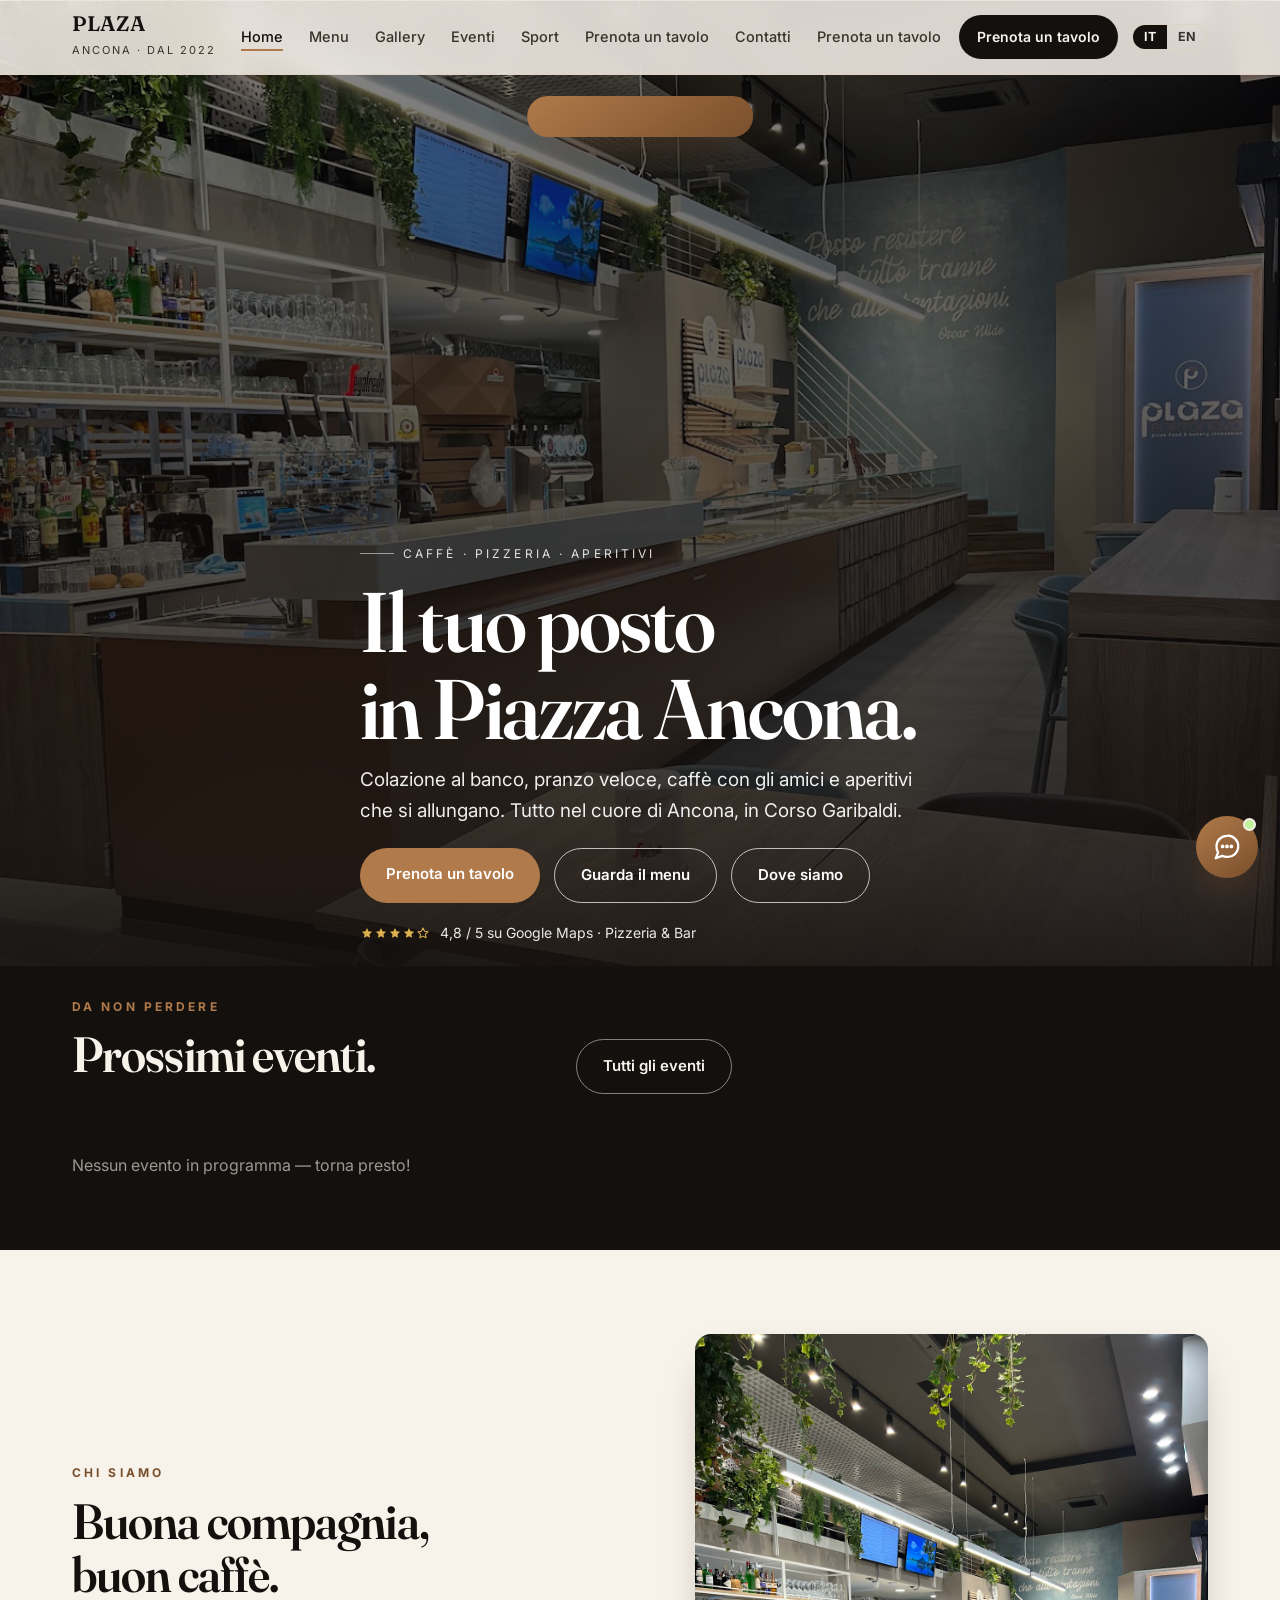
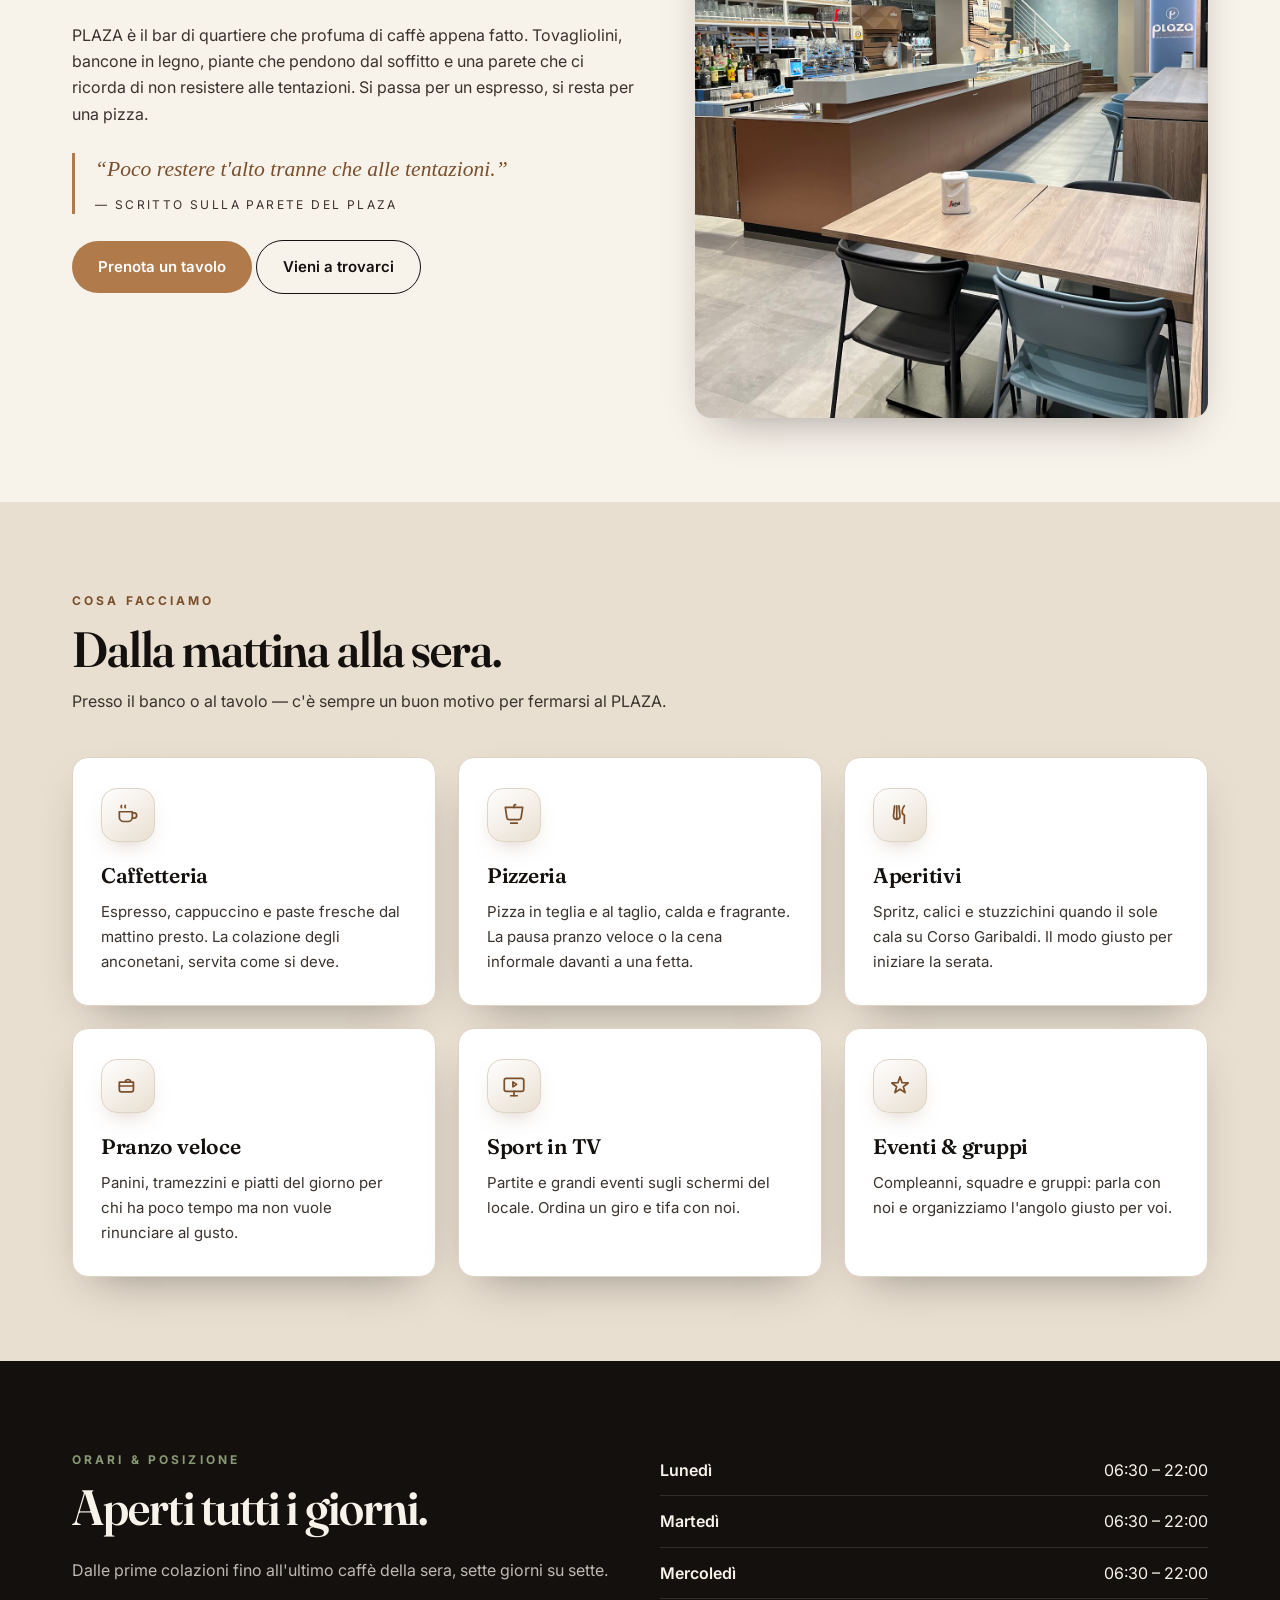
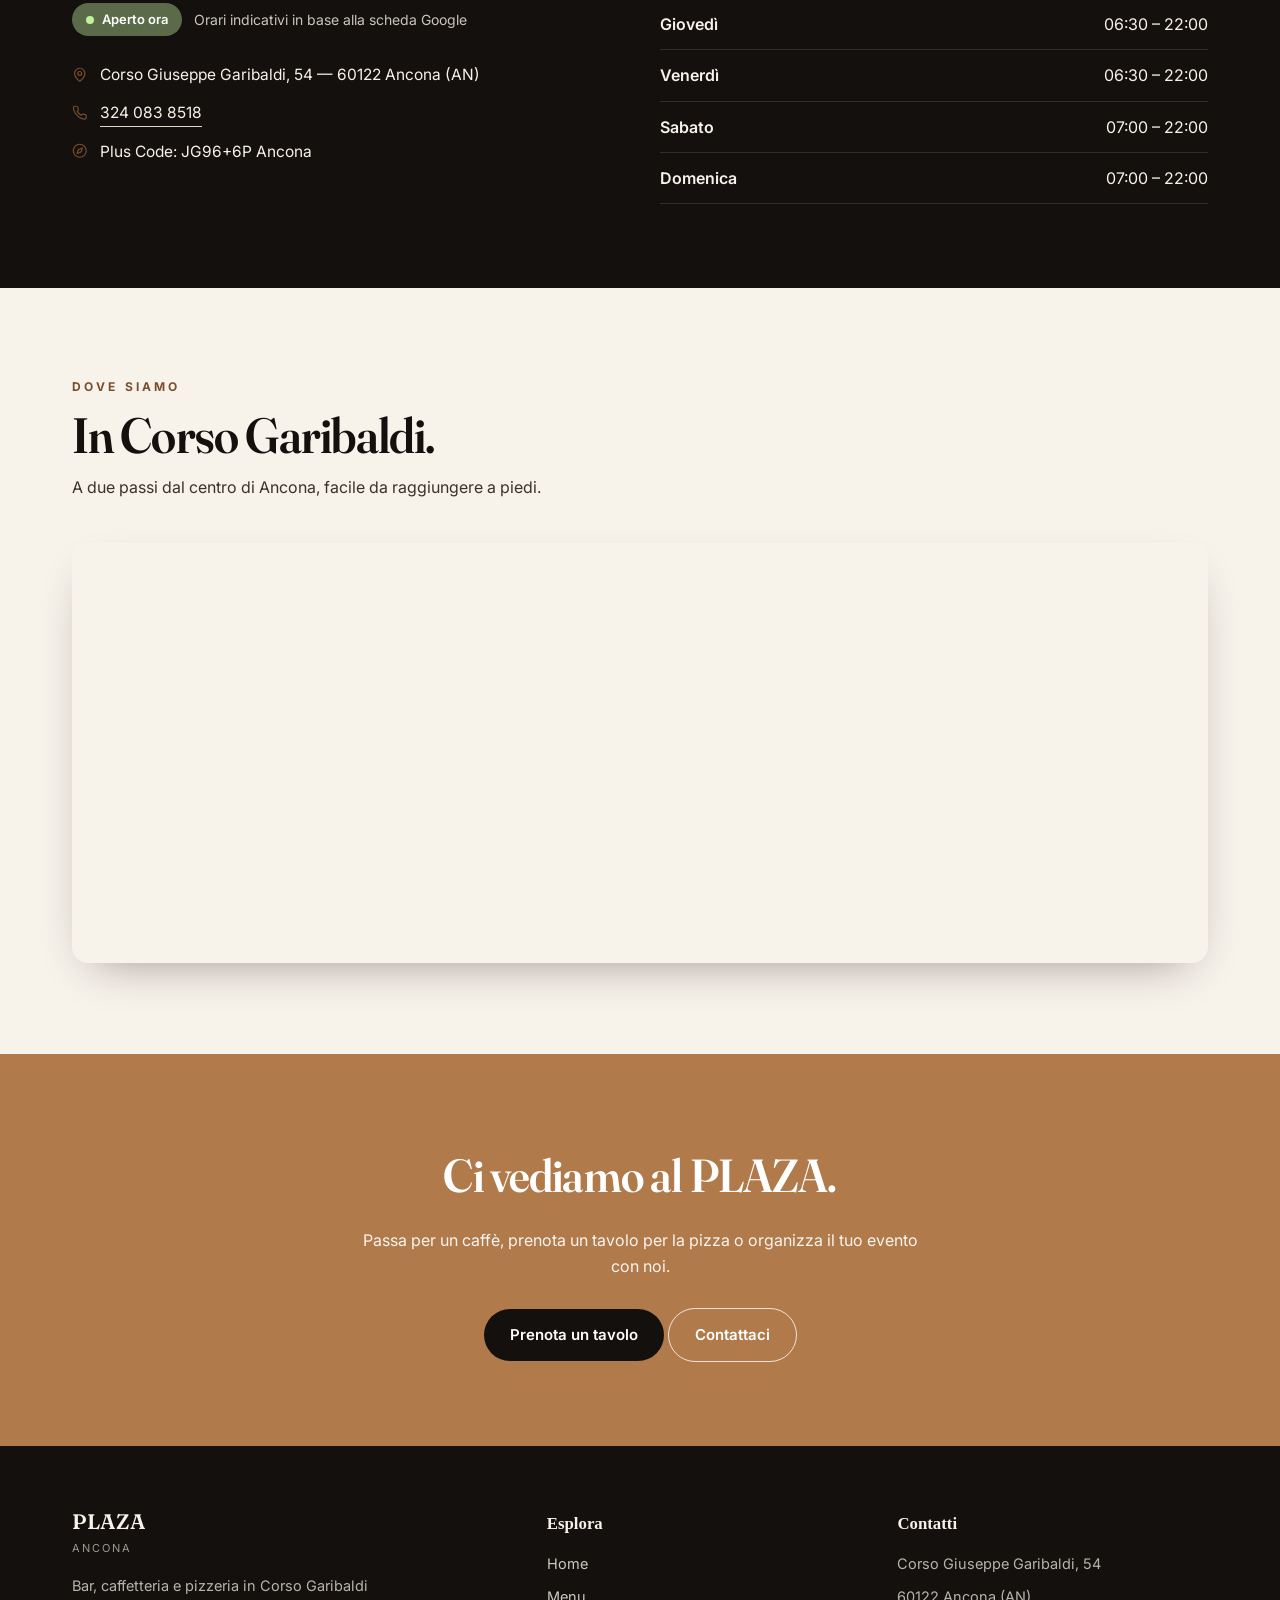
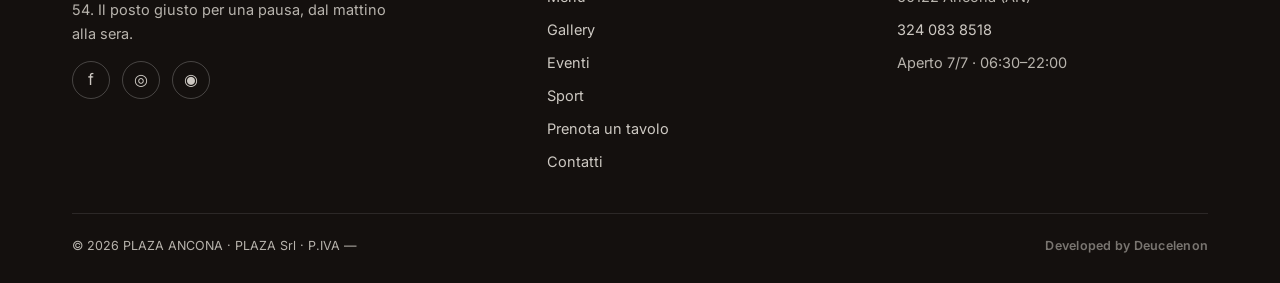
<file: index.html>
<!DOCTYPE html>
<html lang="it">
<head>
<meta charset="utf-8">
<meta name="viewport" content="width=device-width, initial-scale=1">
<title>PLAZA ANCONA — Bar &amp; Pizzeria in Corso Garibaldi</title>
<meta name="description" content="PLAZA ANCONA: bar, caffetteria e pizzeria in Corso Giuseppe Garibaldi 54, Ancona. Aperto tutti i giorni dalle 6:30 alle 22:00. Colazioni, pranzo veloce, aperitivi e pizza.">
<meta property="og:title" content="PLAZA ANCONA — Bar & Pizzeria">
<meta property="og:description" content="Caffè, colazioni, pranzo e aperitivo nel cuore di Ancona. Corso Giuseppe Garibaldi 54.">
<meta property="og:image" content="assets/img/interior.jpg">
<meta property="og:type" content="website">
<link rel="preconnect" href="https://fonts.googleapis.com">
<link rel="preconnect" href="https://fonts.gstatic.com" crossorigin>
<link href="https://fonts.googleapis.com/css2?family=Fraunces:ital,opsz,wght@0,9..144,400..700;0,9..144,600;1,9..144,500;1,9..144,600&family=Inter:wght@400;500;600;700&family=Playfair+Display:ital,wght@0,600;0,700;1,500&display=swap" rel="stylesheet">
<link rel="stylesheet" href="assets/style.css">
<link rel="stylesheet" href="assets/assistant.css">
<link rel="icon" href="data:image/svg+xml,%3Csvg xmlns='http://www.w3.org/2000/svg' viewBox='0 0 32 32'%3E%3Ccircle cx='16' cy='16' r='16' fill='%2314100e'/%3E%3Ctext x='16' y='23' font-size='20' font-family='Georgia' fill='%23f7f2ea' text-anchor='middle'%3EP%3C/text%3E%3C/svg%3E">
<script src="assets/icons.js" defer></script>
</head>
<body>

<header class="site">
  <div class="wrap nav">
    <a class="brand" href="index.html">
      <span><b>PLAZA</b><small>Ancona · dal 2022</small></span>
    </a>
    <ul>
      <li><a href="index.html" class="active">Home</a></li>
      <li><a href="menu.html">Menu</a></li>
      <li><a href="gallery.html">Gallery</a></li>
      <li><a href="eventi.html" data-i18n="nav.events">Eventi</a></li>
      <li><a href="sport.html" data-i18n="nav.sport">Sport</a></li>
      <li><a href="prenota.html" data-i18n="nav.book">Prenota un tavolo</a></li>
      <li><a href="contact.html">Contatti</a></li>
          <li class="m-cta"><a class="nav-cta-mobile" href="prenota.html" data-i18n="nav.book">Prenota un tavolo</a></li>
    </ul>
    <div class="nav-right">
      <a class="nav-cta" href="prenota.html" data-i18n="nav.book">Prenota un tavolo</a>
      <span class="lang-switch">
        <button type="button" data-lang="it" class="on">IT</button>
        <button type="button" data-lang="en">EN</button>
      </span>
    </div>
    <button class="burger" aria-label="Apri menu" aria-expanded="false"><span class="burger-label" data-i18n="nav.home">Home</span><span class="burger-icon" data-icon="menu"></span></button>
  </div>
</header>
<div class="nav-backdrop" aria-hidden="true"></div>

<section class="hero">
  <img class="bg" src="assets/img/interior.jpg" alt="Interno del PLAZA ANCONA con bancone in legno e piante sospese">
  <div class="wrap inner">
    <span class="eyebrow" data-i18n="hero.eyebrow">Caffè · Pizzeria · Aperitivi</span>
    <h1 data-i18n="hero.title">Il tuo posto<br>in Piazza Ancona.</h1>
    <p class="lede" data-i18n="hero.lede">Colazione al banco, pranzo veloce, caffè con gli amici e aperitivi che si allungano. Tutto nel cuore di Ancona, in Corso Garibaldi.</p>
    <div class="btns">
      <a class="btn solid" href="prenota.html" data-i18n="nav.book">Prenota un tavolo</a>
      <a class="btn ghost" href="menu.html" data-i18n="hero.menu">Guarda il menu</a>
      <a class="btn ghost" href="contact.html" data-i18n="hero.where">Dove siamo</a>
    </div>
    <div class="rating">
      <span class="stars"><span data-icon="star-filled"></span><span data-icon="star-filled"></span><span data-icon="star-filled"></span><span data-icon="star-filled"></span><span data-icon="star-empty"></span></span>
      <span data-i18n="hero.rating">4,8 / 5 su Google Maps · Pizzeria &amp; Bar</span>
    </div>
  </div>
</section>

<!-- ===== PROSSIMI EVENTI (very visible, right under the hero) ===== -->
<section id="eventi-home" class="events-band">
  <div class="wrap">
    <div class="section-head reveal" style="display:flex;align-items:flex-end;justify-content:space-between;gap:18px;flex-wrap:wrap">
      <div>
        <span class="kicker" data-i18n="home.ev.kicker">Da non perdere</span>
        <h2 data-i18n="home.ev.title">Prossimi eventi.</h2>
      </div>
      <a class="btn ghost" style="border-color:rgba(247,242,234,.5);color:var(--cream)" href="eventi.html" data-i18n="home.ev.all">Tutti gli eventi <span data-icon="arrow-right"></span></a>
    </div>
    <div id="homeEvents" class="home-events">
      <p class="events-band-empty" data-i18n="home.ev.loading">Caricamento eventi…</p>
    </div>
  </div>
</section>

<section id="about">
  <div class="wrap split reveal">
    <div>
      <div class="section-head" style="margin-bottom:20px">
        <span class="kicker" data-i18n="about.kicker">Chi siamo</span>
        <h2 data-i18n="about.title">Buona compagnia,<br>buon caffè.</h2>
      </div>
      <p style="color:var(--ink-soft)" data-i18n="about.body">PLAZA è il bar di quartiere che profuma di caffè appena fatto. Tovagliolini, bancone in legno, piante che pendono dal soffitto e una parete che ci ricorda di non resistere alle tentazioni. Si passa per un espresso, si resta per una pizza.</p>
      <blockquote class="quote"><span data-i18n="about.quote">“Poco restere t'alto tranne che alle tentazioni.”</span><small data-i18n="about.quoteBy">— scritto sulla parete del PLAZA</small></blockquote>
      <div class="btns">
        <a class="btn solid" href="prenota.html" data-i18n="nav.book">Prenota un tavolo</a>
        <a class="btn ghost" style="border-color:var(--ink);color:var(--ink)" href="contact.html" data-i18n="about.cta">Vieni a trovarci</a>
      </div>
    </div>
    <img src="assets/img/interior.jpg" alt="Bancone del PLAZA ANCONA" loading="lazy">
  </div>
</section>

<section class="band">
  <div class="wrap">
    <div class="section-head reveal">
      <span class="kicker" data-i18n="svc.kicker">Cosa facciamo</span>
      <h2 data-i18n="svc.title">Dalla mattina alla sera.</h2>
      <p data-i18n="svc.sub">Presso il banco o al tavolo — c'è sempre un buon motivo per fermarsi al PLAZA.</p>
    </div>
    <div class="grid c3">
      <a class="card reveal" href="menu.html" aria-label="Caffetteria — vai al menu">
        <span class="ico"><svg viewBox="0 0 24 24" fill="none" stroke="currentColor" stroke-width="1.6" stroke-linecap="round" stroke-linejoin="round"><path d="M4 9h12v5a4 4 0 0 1-4 4H8a4 4 0 0 1-4-4z"/><path d="M16 10h1.6a2.4 2.4 0 0 1 0 4.8H16"/><path d="M6 3.2c-.5.7-.5 1.4 0 2M9.5 3.2c-.5.7-.5 1.4 0 2"/></svg></span>
        <h3 data-i18n="svc1.t">Caffetteria</h3>
        <p data-i18n="svc1.d">Espresso, cappuccino e paste fresche dal mattino presto. La colazione degli anconetani, servita come si deve.</p>
      </a>
      <a class="card reveal" href="menu.html" aria-label="Pizzeria — vai al menu">
        <span class="ico"><svg viewBox="0 0 24 24" fill="none" stroke="currentColor" stroke-width="1.6" stroke-linecap="round" stroke-linejoin="round"><path d="M4 5h16l-1.4 9.5a2 2 0 0 1-2 1.7H7.4a2 2 0 0 1-2-1.7z"/><path d="M9 19.5h6"/><path d="M12 5V4a1.5 1.5 0 0 1 1.5-1.5"/></svg></span>
        <h3 data-i18n="svc2.t">Pizzeria</h3>
        <p data-i18n="svc2.d">Pizza in teglia e al taglio, calda e fragrante. La pausa pranzo veloce o la cena informale davanti a una fetta.</p>
      </a>
      <a class="card reveal" href="menu.html" aria-label="Aperitivi — vai al menu">
        <span class="ico"><svg viewBox="0 0 24 24" fill="none" stroke="currentColor" stroke-width="1.6" stroke-linecap="round" stroke-linejoin="round"><path d="M7 3.5 6 13a3 3 0 0 0 3 3 3 3 0 0 0 3-3l-1-9.5"/><path d="M9 3.5V16"/><path d="M16 3.5c-1.2 1.4-2 3.4-2 5.5 0 1.6.7 2.6 2 3v7.5"/></svg></span>
        <h3 data-i18n="svc3.t">Aperitivi</h3>
        <p data-i18n="svc3.d">Spritz, calici e stuzzichini quando il sole cala su Corso Garibaldi. Il modo giusto per iniziare la serata.</p>
      </a>
      <a class="card reveal" href="menu.html" aria-label="Pranzo veloce — vai al menu">
        <span class="ico"><svg viewBox="0 0 24 24" fill="none" stroke="currentColor" stroke-width="1.6" stroke-linecap="round" stroke-linejoin="round"><path d="M4 8.5h13v7a2 2 0 0 1-2 2H6a2 2 0 0 1-2-2z"/><path d="M4 12h13"/><path d="M9.5 8.5C9.5 6.8 10.7 6 12 6s2.5.8 2.5 2.5"/></svg></span>
        <h3 data-i18n="svc4.t">Pranzo veloce</h3>
        <p data-i18n="svc4.d">Panini, tramezzini e piatti del giorno per chi ha poco tempo ma non vuole rinunciare al gusto.</p>
      </a>
      <a class="card reveal" href="sport.html" aria-label="Sport in TV — vedi le partite">
        <span class="ico"><svg viewBox="0 0 24 24" fill="none" stroke="currentColor" stroke-width="1.6" stroke-linecap="round" stroke-linejoin="round"><rect x="3" y="5" width="18" height="12" rx="2"/><path d="M9 21h6"/><path d="M12 17v4"/><path d="m11 8.2 3.4 2.3-3.4 2.3z"/></svg></span>
        <h3 data-i18n="svc5.t">Sport in TV</h3>
        <p data-i18n="svc5.d">Partite e grandi eventi sugli schermi del locale. Ordina un giro e tifa con noi.</p>
      </a>
      <a class="card reveal" href="eventi.html" aria-label="Eventi e gruppi — vai agli eventi">
        <span class="ico"><svg viewBox="0 0 24 24" fill="none" stroke="currentColor" stroke-width="1.6" stroke-linecap="round" stroke-linejoin="round"><path d="M12 3.5 13.9 9l5.6.2-4.4 3.5 1.6 5.4L12 15l-4.7 3.1 1.6-5.4L4.5 9.2 10.1 9z"/></svg></span>
        <h3 data-i18n="svc6.t">Eventi &amp; gruppi</h3>
        <p data-i18n="svc6.d">Compleanni, squadre e gruppi: parla con noi e organizziamo l'angolo giusto per voi.</p>
      </a>
    </div>
  </div>
</section>

<section class="band-dark">
  <div class="wrap info-grid reveal">
    <div>
      <div class="section-head" style="margin-bottom:22px">
        <span class="kicker" data-i18n="info.kicker">Orari &amp; posizione</span>
        <h2 data-i18n="info.title">Aperti tutti i giorni.</h2>
      </div>
      <p style="color:rgba(247,242,234,.75)" data-i18n="info.sub">Dalle prime colazioni fino all'ultimo caffè della sera, sette giorni su sette.</p>
      <div style="margin-top:20px;display:flex;align-items:center;gap:12px;flex-wrap:wrap">
        <span class="pill-open"><span class="dot"></span><span data-i18n="info.open">Aperto ora</span></span>
        <span style="font-size:14px;opacity:.8" data-i18n="info.note">Orari indicativi in base alla scheda Google</span>
      </div>
      <div style="margin-top:26px">
        <div class="contact-line"><span data-icon="map-pin"></span> <span data-i18n="info.addr">Corso Giuseppe Garibaldi, 54 — 60122 Ancona (AN)</span></div>
        <div class="contact-line"><span data-icon="phone"></span> <a href="tel:+393240838518">324 083 8518</a></div>
        <div class="contact-line"><span data-icon="compass"></span> <span data-i18n="info.plus">Plus Code: JG96+6P Ancona</span></div>
      </div>
    </div>
    <div>
      <ul class="hours-list">
        <li><span class="day" data-i18n="info.d.lun">Lunedì</span><span>06:30 – 22:00</span></li>
        <li><span class="day" data-i18n="info.d.mar">Martedì</span><span>06:30 – 22:00</span></li>
        <li><span class="day" data-i18n="info.d.mer">Mercoledì</span><span>06:30 – 22:00</span></li>
        <li><span class="day" data-i18n="info.d.gio">Giovedì</span><span>06:30 – 22:00</span></li>
        <li><span class="day" data-i18n="info.d.ven">Venerdì</span><span>06:30 – 22:00</span></li>
        <li><span class="day" data-i18n="info.d.sab">Sabato</span><span>07:00 – 22:00</span></li>
        <li><span class="day" data-i18n="info.d.dom">Domenica</span><span>07:00 – 22:00</span></li>
      </ul>
    </div>
  </div>
</section>

<section>
  <div class="wrap">
    <div class="section-head reveal">
      <span class="kicker" data-i18n="map.kicker">Dove siamo</span>
      <h2 data-i18n="map.title">In Corso Garibaldi.</h2>
      <p data-i18n="map.sub">A due passi dal centro di Ancona, facile da raggiungere a piedi.</p>
    </div>
    <iframe class="map-embed reveal" loading="lazy" referrerpolicy="no-referrer-when-downgrade"
      src="https://www.google.com/maps?q=Plaza+Ancona+Corso+Giuseppe+Garibaldi+54+Ancona&output=embed"
      title="Mappa PLAZA ANCONA"></iframe>
  </div>
</section>

<section class="cta">
  <div class="wrap reveal">
    <h2 data-i18n="cta.title">Ci vediamo al PLAZA.</h2>
    <p data-i18n="cta.sub">Passa per un caffè, prenota un tavolo per la pizza o organizza il tuo evento con noi.</p>
    <a class="btn solid" href="prenota.html" data-i18n="nav.book">Prenota un tavolo</a>
    <a class="btn ghost" style="border-color:rgba(255,255,255,.8);color:#fff" href="contact.html" data-i18n="cta.btn">Contattaci</a>
  </div>
</section>

<footer class="site">
  <div class="wrap">
    <div class="foot-grid">
      <div>
        <div class="brand" style="margin-bottom:14px">
          <span><b style="color:var(--cream)">PLAZA</b><small style="color:rgba(247,242,234,.6)">Ancona</small></span>
        </div>
        <p style="font-size:14.5px;max-width:320px" data-i18n="foot.about">Bar, caffetteria e pizzeria in Corso Garibaldi 54. Il posto giusto per una pausa, dal mattino alla sera.</p>
        <div class="social">
          <a href="#" aria-label="Facebook">f</a>
          <a href="#" aria-label="Instagram">◎</a>
          <a href="https://www.google.com/maps/search/?api=1&query=Plaza+Ancona" aria-label="Google Maps">◉</a>
        </div>
      </div>
      <div>
        <h4 data-i18n="foot.explore">Esplora</h4>
        <ul>
          <li><a href="index.html">Home</a></li>
          <li><a href="menu.html">Menu</a></li>
          <li><a href="gallery.html">Gallery</a></li>
          <li><a href="eventi.html" data-i18n="nav.events">Eventi</a></li>
      <li><a href="sport.html" data-i18n="nav.sport">Sport</a></li>
          <li><a href="prenota.html" data-i18n="nav.book">Prenota un tavolo</a></li>
          <li><a href="contact.html">Contatti</a></li>
        </ul>
      </div>
      <div>
        <h4 data-i18n="foot.contact">Contatti</h4>
        <ul>
          <li>Corso Giuseppe Garibaldi, 54</li>
          <li>60122 Ancona (AN)</li>
          <li><a href="tel:+393240838518">324 083 8518</a></li>
          <li data-i18n="foot.hours">Aperto 7/7 · 06:30–22:00</li>
        </ul>
      </div>
    </div>
    <div class="foot-bottom">
      <span>© <span data-year></span> PLAZA ANCONA · PLAZA Srl · P.IVA —</span>
      <span class="foot-credit" data-i18n="foot.credit">Developed by Deucelenon</span>
    </div>
  </div>
</footer>



<!-- Floating text CTA (all pages except the menu): injected by assets/order-cta.js -->

<script src="assets/site.js"></script>
<script src="assets/i18n.js"></script>

<script>
/* Prossimi eventi (home): reads the same events.json the admin writes. */
(function(){
  var host = document.getElementById('homeEvents');
  if(!host) return;
  var MONTHS_IT = ['gen','feb','mar','apr','mag','giu','lug','ago','set','ott','nov','dic'];
  var MONTHS_EN = ['Jan','Feb','Mar','Apr','May','Jun','Jul','Aug','Sep','Oct','Nov','Dec'];
  function fmt(iso, t, te){
    var out='';
    if(iso){ var m=/^(\d{4})-(\d{2})-(\d{2})/.exec(iso);
      if(m){ var lang=(document.documentElement.lang==='en')?'en':'it'; var mo=(lang==='en')?MONTHS_EN:MONTHS_IT;
        out=parseInt(m[3],10)+' '+mo[parseInt(m[2],10)-1]+' '+m[1]; } else out=iso; }
    if(t) out += (out?' · ':'')+'ore '+t+(te?'–'+te:'');
    return out;
  }
  function esc(s){return (s||'').replace(/[&<>"']/g,function(c){return ({'&':'&amp;','<':'&lt;','>':'&gt;','"':'&quot;',"'":'&#39;'})[c];});}
  function card(ev){
    return '<a class="event-card text-only" href="eventi.html"><div class="body"><span class="date">'+esc(fmt(ev.date,ev.time,ev.time_end))+'</span>'+
      '<h3>'+esc(ev.title)+'</h3><p>'+esc(ev.body)+'</p></div></a>';
  }
  fetch('events.json',{cache:'no-store'})
    .then(function(r){ if(!r.ok) throw 0; return r.json(); })
    .then(function(j){
      /* upcoming = date is today or later, sorted ascending by date+time */
      var today = new Date(); today.setHours(0,0,0,0);
      var key = function(ev){ return String(ev.date||'') + ' ' + String(ev.time||''); };
      var events = (j.events||[]).filter(function(ev){
        if(!ev || !ev.date) return false;
        var m = /^(\d{4})-(\d{2})-(\d{2})/.exec(ev.date);
        if(!m) return false;
        var d = new Date(+m[1], +m[2]-1, +m[3]);
        return d >= today;
      }).sort(function(a,b){ return key(a) < key(b) ? -1 : (key(a) > key(b) ? 1 : 0); });
      if(!events.length){ host.innerHTML='<p class="events-band-empty">Nessun evento in programma — torna presto!</p>'; return; }
      var idx = 0;
      function show(i){ host.innerHTML = card(events[i]); }
      show(0);
      if(events.length < 2) return;   /* nothing to rotate with 0 or 1 event */
      setInterval(function(){
        idx = (idx + 1) % events.length;
        /* subtle fade: fade out, swap, fade in */
        host.style.transition = 'opacity .35s ease';
        host.style.opacity = '0';
        setTimeout(function(){ show(idx); host.style.opacity = '1'; }, 350);
      }, 5000);
    })
    .catch(function(){ host.innerHTML='<p class="events-band-empty">Nessun evento in programma — torna presto!</p>'; });
})();
</script>
<script src="assets/assistant.js" defer></script>
<script src="assets/order-cta.js" defer></script>
</body>
</html>
</file>
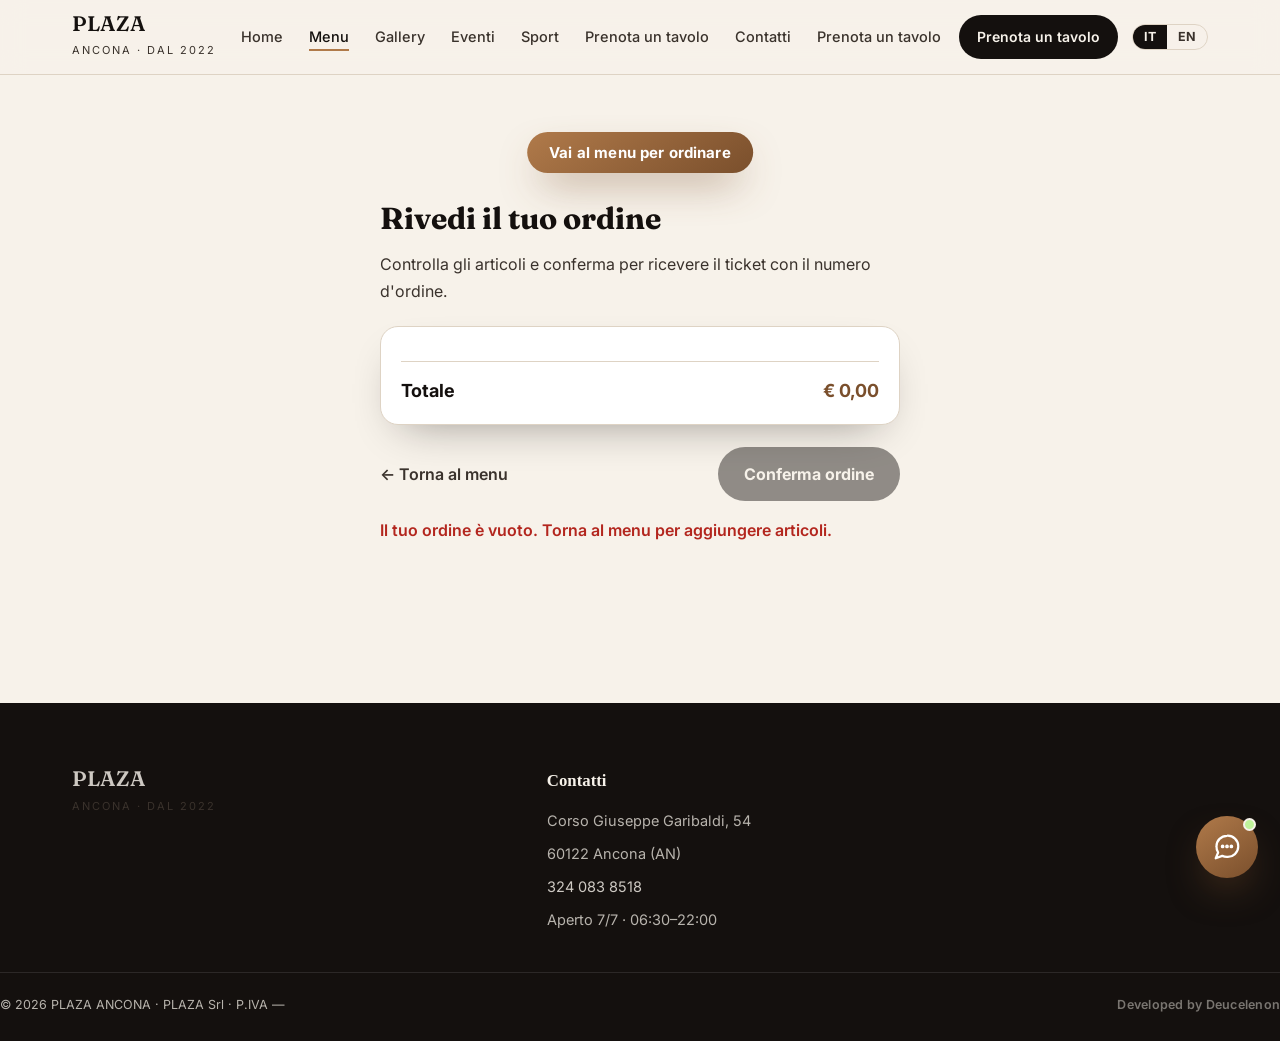
<file: checkout.html>
<!DOCTYPE html>
<html lang="it">
<head>
<meta charset="utf-8">
<meta name="viewport" content="width=device-width, initial-scale=1">
<title>Checkout — PLAZA ANCONA</title>
<meta name="description" content="Rivedi il tuo ordine e conferma: ricevi un ticket con il numero d'ordine.">
<link rel="preconnect" href="https://fonts.googleapis.com">
<link rel="preconnect" href="https://fonts.gstatic.com" crossorigin>
<link href="https://fonts.googleapis.com/css2?family=Fraunces:ital,opsz,wght@0,9..144,400..700;0,9..144,600;1,9..144,500;1,9..144,600&family=Inter:wght@400;500;600;700&family=Playfair+Display:ital,wght@0,600;0,700;1,500&display=swap" rel="stylesheet">
<link rel="stylesheet" href="assets/style.css">
<link rel="stylesheet" href="assets/assistant.css">
<link rel="icon" href="data:image/svg+xml,%3Csvg xmlns='http://www.w3.org/2000/svg' viewBox='0 0 32 32'%3E%3Ccircle cx='16' cy='16' r='16' fill='%2314100e'/%3E%3Ctext x='16' y='23' font-size='20' font-family='Georgia' fill='%23f7f2ea' text-anchor='middle'%3EP%3C/text%3E%3C/svg%3E">
<script src="assets/icons.js" defer></script>
</head>
<body>

<header class="site">
  <div class="wrap nav">
    <a class="brand" href="index.html">
      <span><b>PLAZA</b><small>Ancona · dal 2022</small></span>
    </a>
    <ul>
      <li><a href="index.html">Home</a></li>
      <li><a href="menu.html" class="active">Menu</a></li>
      <li><a href="gallery.html">Gallery</a></li>
      <li><a href="eventi.html" data-i18n="nav.events">Eventi</a></li>
      <li><a href="sport.html" data-i18n="nav.sport">Sport</a></li>
      <li><a href="prenota.html" data-i18n="nav.book">Prenota un tavolo</a></li>
      <li><a href="contact.html">Contatti</a></li>
          <li class="m-cta"><a class="nav-cta-mobile" href="prenota.html" data-i18n="nav.book">Prenota un tavolo</a></li>
    </ul>
    <div class="nav-right">
            <a class="nav-cta" href="prenota.html" data-i18n="nav.book">Prenota un tavolo</a>
          <span class="lang-switch">
        <button type="button" data-lang="it" class="on">IT</button>
        <button type="button" data-lang="en">EN</button>
      </span>
</div>
    <button class="burger" aria-label="Apri menu" aria-expanded="false"><span class="burger-label" data-i18n="nav.menu">Menu</span><span class="burger-icon" data-icon="menu"></span></button>
  </div>
</header>

<main class="wrap checkout">
  <!-- Step 1: review -->
  <section id="coReview">
    <h1 data-i18n="checkout.title">Rivedi il tuo ordine</h1>
    <p class="muted" data-i18n="checkout.lead">Controlla gli articoli e conferma per ricevere il ticket con il numero d'ordine.</p>

    <div class="co-card">
      <div class="co-lines" id="coLines"></div>
      <div class="co-total"><span data-i18n="order.total">Totale</span><span id="coTotal">€ 0,00</span></div>
    </div>

    <div class="co-actions">
      <a class="co-back" href="menu.html" data-i18n="checkout.back">← Torna al menu</a>
      <button class="co-confirm" id="coConfirm" type="button" data-i18n="checkout.confirm">Conferma ordine</button>
    </div>
    <p class="co-empty" id="coEmpty" hidden data-i18n="checkout.empty">Il tuo ordine è vuoto. Torna al menu per aggiungere articoli.</p>
  </section>

  <!-- Step 2: ticket -->
  <section id="coTicket" hidden>
    <div class="ticket">
      <div class="ticket-head">
        <span class="ticket-brand">PLAZA</span>
        <span class="ticket-label" data-i18n="ticket.label">Il tuo ordine</span>
      </div>
      <div class="ticket-number">
        <span class="ticket-hash">#</span><span id="tkNumber">----</span>
      </div>
      <div class="ticket-sub" data-i18n="ticket.show">Mostra questo numero al banco</div>
      <div class="ticket-lines" id="tkLines"></div>
      <div class="ticket-total"><span data-i18n="order.total">Totale</span><span id="tkTotal">€ 0,00</span></div>
      <div class="ticket-time" id="tkTime"></div>
      <div class="ticket-foot" data-i18n="ticket.thanks">Grazie! Ti chiamiamo con il tuo numero.</div>
    </div>
    <div class="co-actions">
      <a class="co-back" href="menu.html" data-i18n="ticket.again">Ordina ancora</a>
      <button class="co-confirm" id="tkPrint" type="button" data-i18n="ticket.print">Salva / stampa</button>
    </div>
  </section>
</main>

<footer class="site">
  <div class="wrap foot-grid">
    <div>
      <a class="brand" href="index.html"><span><b>PLAZA</b><small>Ancona · dal 2022</small></span></a>
    </div>
    <div>
      <h4 data-i18n="foot.contact">Contatti</h4>
      <ul>
        <li>Corso Giuseppe Garibaldi, 54</li>
        <li>60122 Ancona (AN)</li>
        <li><a href="tel:+393240838518">324 083 8518</a></li>
        <li data-i18n="foot.hours">Aperto 7/7 · 06:30–22:00</li>
      </ul>
    </div>
  </div>
  <div class="foot-bottom">
    <span>© <span data-year></span> PLAZA ANCONA · PLAZA Srl · P.IVA —</span>
    <span class="foot-credit" data-i18n="foot.credit">Developed by Deucelenon</span>
  </div>
</footer>

<script src="assets/site.js"></script>
<script src="assets/i18n.js"></script>
<script src="assets/assistant.js" defer></script>
<script>
/* Checkout: read the basket from the menu page, confirm, show a ticket. */
(function(){
  var CART_KEY = 'plaza-cart';
  var TICKET_KEY = 'plaza-ticket';
  var TICKET_TTL_MS = 3 * 60 * 60 * 1000; /* keep the ticket on the device 3h */
  var fmt = function(n){ return '€ ' + Number(n).toFixed(2).replace('.', ','); };
  /* resolve name/detail in the CURRENT language from stored i18n keys */
  function nameFor(l){
    if(l.nameKey && window.plazaT){ var t = window.plazaT(l.nameKey); if(t) return t; }
    return l.name || '—';
  }
  function detailFor(l){
    if(l.detailKey && window.plazaT){ var t = window.plazaT(l.detailKey); if(t) return t; }
    return l.detail || '';
  }
  var cart = [];
  try { cart = JSON.parse(localStorage.getItem(CART_KEY) || '[]') || []; } catch(e){ cart = []; }
  if(!Array.isArray(cart)) cart = [];

  var linesEl = document.getElementById('coLines');
  var totalEl = document.getElementById('coTotal');
  var emptyEl = document.getElementById('coEmpty');
  var confirmBtn = document.getElementById('coConfirm');
  var reviewSec = document.getElementById('coReview');
  var ticketSec = document.getElementById('coTicket');

  var total = cart.reduce(function(s,l){ return s + (Number(l.price)||0) * (Number(l.qty)||1); }, 0);

  function renderReview(){
    if(cart.length === 0){
      if(linesEl) linesEl.innerHTML = '';
      if(totalEl) totalEl.textContent = fmt(0);
      if(emptyEl) emptyEl.hidden = false;
      if(confirmBtn) confirmBtn.disabled = true;
      return;
    }
    if(totalEl) totalEl.textContent = fmt(total);
    linesEl.innerHTML = cart.map(function(l){
      var det = detailFor(l) ? ' <span class="co-det">· '+detailFor(l)+'</span>' : '';
      var sum = (Number(l.price)||0) * (Number(l.qty)||1);
      return '<div class="co-line"><span class="co-name"><span class="co-qty">'+l.qty+'×</span>'+nameFor(l)+det+'</span>'
           + '<span class="co-price">'+fmt(sum)+'</span></div>';
    }).join('');
  }
  renderReview();

  /* If a ticket was saved on this device (< 3h old) and there's no active
     basket to confirm, show that ticket again instead of an empty page. */
  try {
    if(cart.length === 0){
      var saved = loadTicket();
      if(saved && saved.items && saved.items.length){
        showTicket(saved.number, saved.items, saved.total, saved.at);
      }
    }
  } catch(e){}

  function showTicket(number, items, tot, when){
    reviewSec.hidden = true;
    ticketSec.hidden = false;
    document.getElementById('tkNumber').textContent = String(number).padStart ? String(number).padStart(3,'0') : number;
    document.getElementById('tkTotal').textContent = fmt(tot);
    var t = when ? new Date(when) : new Date();
    if(isNaN(t.getTime())) t = new Date();
    var pad = function(n){ return String(n).length<2 ? '0'+n : String(n); };
    document.getElementById('tkTime').textContent = pad(t.getDate())+'/'+pad(t.getMonth()+1)+'/'+t.getFullYear()+' '+pad(t.getHours())+':'+pad(t.getMinutes());
    document.getElementById('tkLines').innerHTML = items.map(function(l){
      return '<div class="tk-line"><span>'+l.qty+'× '+nameFor(l)+'</span><span>'+fmt((Number(l.price)||0)*(Number(l.qty)||1))+'</span></div>';
    }).join('');
    try { localStorage.removeItem(CART_KEY); } catch(e){}
    saveTicket(number, items, tot);
  }
  function saveTicket(number, items, tot){
    try {
      localStorage.setItem(TICKET_KEY, JSON.stringify({
        number: number, items: items, total: tot, at: Date.now()
      }));
    } catch(e){}
  }
  function loadTicket(){
    try {
      var raw = localStorage.getItem(TICKET_KEY);
      if(!raw) return null;
      var d = JSON.parse(raw);
      if(!d || !d.at || (Date.now() - d.at) > TICKET_TTL_MS){
        localStorage.removeItem(TICKET_KEY);
        return null;
      }
      return d;
    } catch(e){ return null; }
  }

  function fallbackTicket(){
    // If the API is unreachable, still hand over a ticket so the customer isn't stranded.
    var local = 'E' + String(Date.now()).slice(-3);
    showTicket(local, cart, total);
  }

  if(confirmBtn) confirmBtn.addEventListener('click', function(){
    if(cart.length === 0) return;
    confirmBtn.disabled = true;
    var payload = { items: cart.map(function(l){ return { name: nameFor(l), qty: l.qty, price: l.price }; }) };
    fetch('/api/orders/create', {
      method: 'POST',
      headers: { 'Content-Type': 'application/json' },
      body: JSON.stringify(payload)
    }).then(function(r){ return r.json(); }).then(function(d){
      if(d && d.ok && d.number){ showTicket(d.number, cart, total); }
      else { fallbackTicket(); }
    }).catch(function(){ fallbackTicket(); });
  });

  var printBtn = document.getElementById('tkPrint');
  if(printBtn) printBtn.addEventListener('click', function(){ window.print(); });

  /* Re-render names when the site language changes. */
  document.addEventListener('plaza:lang', function(){ renderReview(); });

  /* Defensive fallback: if i18n.js failed to bind the IT/EN buttons (e.g. a stale
     cached script), bind a self-contained toggle that also translates static
     [data-i18n] labels so language switching always works. */
  document.querySelectorAll('[data-lang]').forEach(function(b){
    b.addEventListener('click', function(){
      var lang = b.getAttribute('data-lang');
      if(window.plazaT) return; /* i18n.js handle() already does a full apply() */
      document.documentElement.lang = lang;
      document.querySelectorAll('[data-lang]').forEach(function(x){ x.classList.toggle('on', x === b); });
      try { localStorage.setItem('plaza-lang', lang); } catch(e){}
      /* translate static labels from the embedded dictionary if present */
      var dict = (window.PLAZA_I18N && window.PLAZA_I18N[lang]) || null;
      if(dict){
        document.querySelectorAll('[data-i18n]').forEach(function(el){
          var k = el.getAttribute('data-i18n');
          if(dict[k] !== undefined) el.innerHTML = dict[k];
        });
      }
      document.dispatchEvent(new CustomEvent('plaza:lang', { detail: { lang: lang } }));
    });
  });
})();
</script>
<script src="assets/order-cta.js" defer></script>
</body>
</html>
</file>
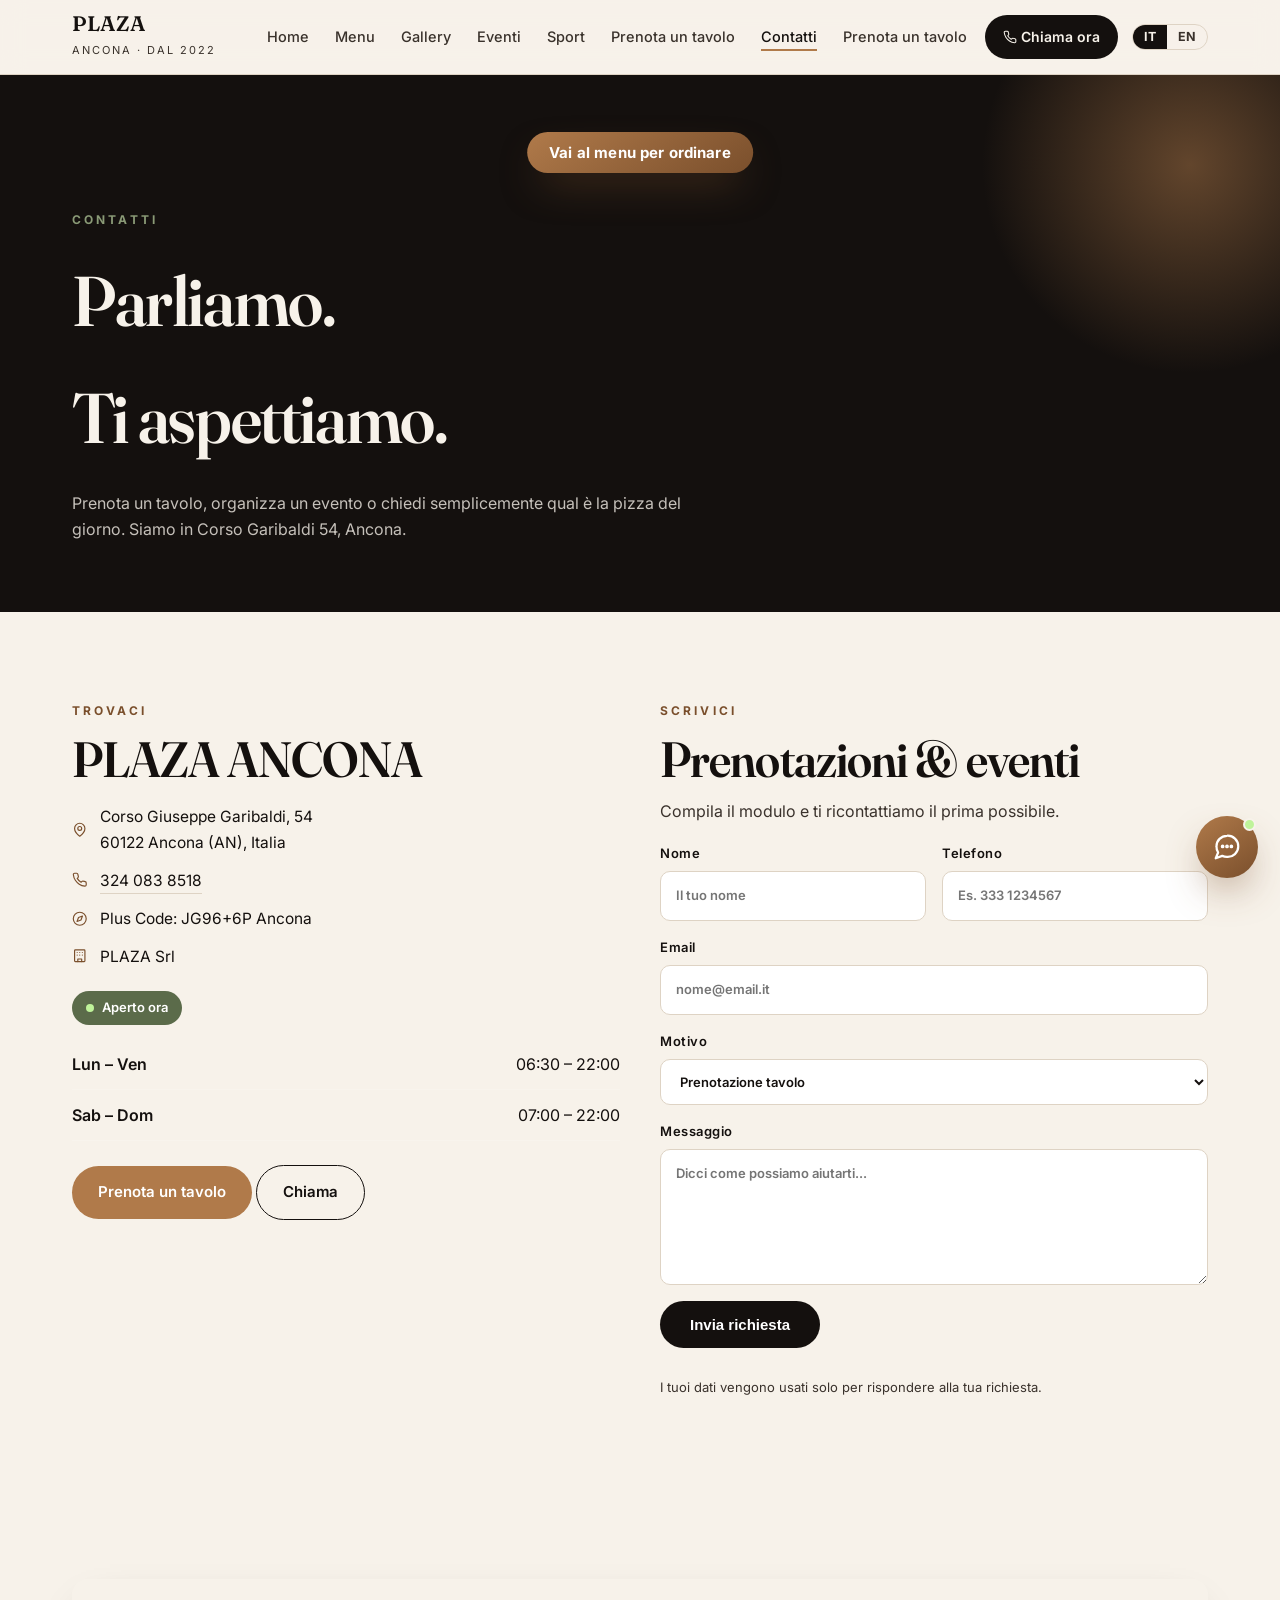
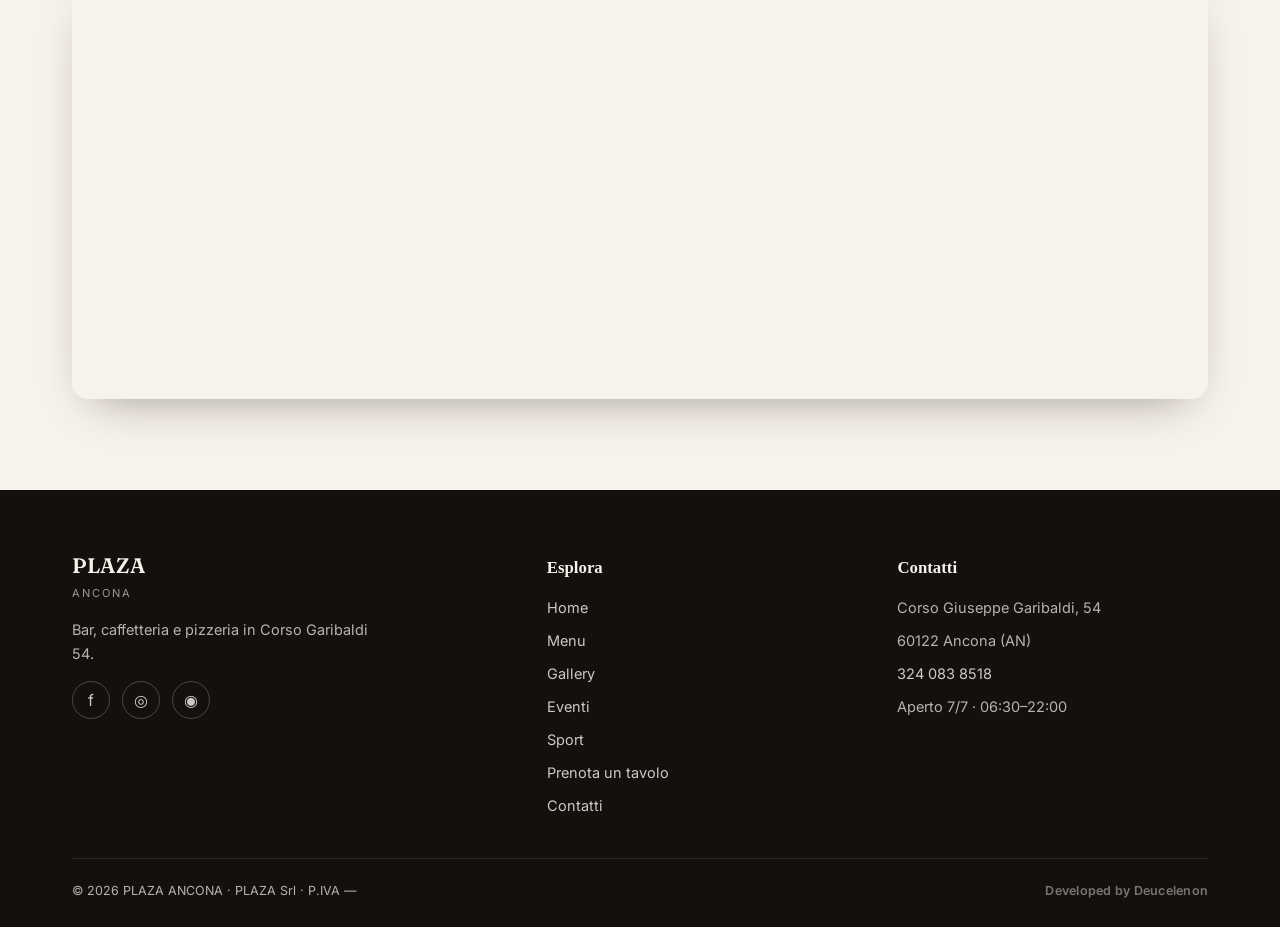
<file: contact.html>
<!DOCTYPE html>
<html lang="it">
<head>
<meta charset="utf-8">
<meta name="viewport" content="width=device-width, initial-scale=1">
<title>Contatti — PLAZA ANCONA</title>
<meta name="description" content="Contatta il PLAZA ANCONA: indirizzo, telefono, orari e modulo per prenotazioni ed eventi. Corso Giuseppe Garibaldi 54, Ancona.">
<link rel="preconnect" href="https://fonts.googleapis.com">
<link rel="preconnect" href="https://fonts.gstatic.com" crossorigin>
<link href="https://fonts.googleapis.com/css2?family=Fraunces:ital,opsz,wght@0,9..144,400..700;0,9..144,600;1,9..144,500;1,9..144,600&family=Inter:wght@400;500;600;700&family=Playfair+Display:ital,wght@0,600;0,700;1,500&display=swap" rel="stylesheet">
<link rel="stylesheet" href="assets/style.css">
<link rel="stylesheet" href="assets/assistant.css">
<link rel="icon" href="data:image/svg+xml,%3Csvg xmlns='http://www.w3.org/2000/svg' viewBox='0 0 32 32'%3E%3Ccircle cx='16' cy='16' r='16' fill='%2314100e'/%3E%3Ctext x='16' y='23' font-size='20' font-family='Georgia' fill='%23f7f2ea' text-anchor='middle'%3EP%3C/text%3E%3C/svg%3E">
<script src="assets/icons.js" defer></script>
</head>
<body>

<header class="site">
  <div class="wrap nav">
    <a class="brand" href="index.html">
      <span><b>PLAZA</b><small>Ancona · dal 2022</small></span>
    </a>
    <ul>
      <li><a href="index.html">Home</a></li>
      <li><a href="menu.html">Menu</a></li>
      <li><a href="gallery.html">Gallery</a></li>
      <li><a href="eventi.html" data-i18n="nav.events">Eventi</a></li>
      <li><a href="sport.html" data-i18n="nav.sport">Sport</a></li>
      <li><a href="prenota.html" data-i18n="nav.book">Prenota un tavolo</a></li>
      <li><a href="contact.html" class="active">Contatti</a></li>
    
          <li class="m-cta"><a class="nav-cta-mobile" href="prenota.html" data-i18n="nav.book">Prenota un tavolo</a></li>
    </ul>
    <div class="nav-right">
            <a class="nav-cta" href="tel:+393240838518"><span data-icon="phone"></span> Chiama ora</a>
          <span class="lang-switch">
        <button type="button" data-lang="it" class="on">IT</button>
        <button type="button" data-lang="en">EN</button>
      </span>
</div>
    <button class="burger" aria-label="Apri menu" aria-expanded="false"><span class="burger-label" data-i18n="nav.contact">Contatti</span><span class="burger-icon" data-icon="menu"></span></button>
  </div>
</header>
<div class="nav-backdrop" aria-hidden="true"></div>

<section class="page-hero">
  <div class="wrap">
    <span class="kicker">Contatti</span>
    <h1>Parliamo.<br>Ti aspettiamo.</h1>
    <p>Prenota un tavolo, organizza un evento o chiedi semplicemente qual è la pizza del giorno. Siamo in Corso Garibaldi 54, Ancona.</p>
  </div>
</section>

<section>
  <div class="wrap info-grid">
    <div class="reveal">
      <div class="section-head" style="margin-bottom:18px">
        <span class="kicker">Trovaci</span>
        <h2>PLAZA ANCONA</h2>
      </div>
      <div class="contact-line"><span data-icon="map-pin"></span> <span>Corso Giuseppe Garibaldi, 54<br>60122 Ancona (AN), Italia</span></div>
      <div class="contact-line"><span data-icon="phone"></span> <a href="tel:+393240838518">324 083 8518</a></div>
      <div class="contact-line"><span data-icon="compass"></span> <span data-i18n="info.plus">Plus Code: JG96+6P Ancona</span></div>
      <div class="contact-line"><span data-icon="building"></span> <span>PLAZA Srl</span></div>
      <div style="margin:22px 0 10px">
        <span class="pill-open"><span class="dot"></span><span data-i18n="info.open">Aperto ora</span></span>
      </div>
      <ul class="hours-list" style="margin-top:14px">
        <li><span class="day">Lun – Ven</span><span>06:30 – 22:00</span></li>
        <li><span class="day">Sab – Dom</span><span>07:00 – 22:00</span></li>
      </ul>
      <div class="btns" style="margin-top:24px">
        <a class="btn solid" href="prenota.html" data-i18n="nav.book">Prenota un tavolo</a>
        <a class="btn ghost" style="border-color:var(--ink);color:var(--ink)" href="tel:+393240838518" data-i18n="con.call"><span data-icon="phone"></span> Chiama</a>
      </div>
    </div>

    <div class="reveal">
      <div class="section-head" style="margin-bottom:18px">
        <span class="kicker" data-i18n="con.write">Scrivici</span>
        <h2 data-i18n="con.form.title">Prenotazioni &amp; eventi</h2>
        <p data-i18n="con.form.sub">Compila il modulo e ti ricontattiamo il prima possibile.</p>
      </div>
      <form class="contact-form" id="contactForm" novalidate>
        <div class="row2">
          <label>Nome
            <input type="text" name="nome" required placeholder="Il tuo nome">
          </label>
          <label>Telefono
            <input type="tel" name="telefono" placeholder="Es. 333 1234567">
          </label>
        </div>
        <label>Email
          <input type="email" name="email" required placeholder="nome@email.it">
        </label>
        <label>Motivo
          <select name="motivo">
            <option>Prenotazione tavolo</option>
            <option>Evento / gruppo</option>
            <option>Informazioni menu</option>
            <option>Collaborazioni</option>
            <option>Altro</option>
          </select>
        </label>
        <label>Messaggio
          <textarea name="messaggio" rows="5" required placeholder="Dicci come possiamo aiutarti..."></textarea>
        </label>
        <button class="submit" type="submit">Invia richiesta</button>
        <div class="form-status" id="formStatus"></div>
        <p class="note">I tuoi dati vengono usati solo per rispondere alla tua richiesta.</p>
      </form>
    </div>
  </div>
</section>

<section>
  <div class="wrap">
    <iframe class="map-embed reveal" loading="lazy" referrerpolicy="no-referrer-when-downgrade"
      src="https://www.google.com/maps?q=Plaza+Ancona+Corso+Giuseppe+Garibaldi+54+Ancona&output=embed"
      title="Mappa PLAZA ANCONA"></iframe>
  </div>
</section>

<footer class="site">
  <div class="wrap">
    <div class="foot-grid">
      <div>
        <div class="brand" style="margin-bottom:14px">
          <span><b style="color:var(--cream)">PLAZA</b><small style="color:rgba(247,242,234,.6)">Ancona</small></span>
        </div>
        <p style="font-size:14.5px;max-width:320px">Bar, caffetteria e pizzeria in Corso Garibaldi 54.</p>
              <div class="social">
          <a href="#" aria-label="Facebook">f</a>
          <a href="#" aria-label="Instagram">◎</a>
          <a href="https://www.google.com/maps/search/?api=1&query=Plaza+Ancona" aria-label="Google Maps">◉</a>
        </div>
</div>
      <div>
        <h4 data-i18n="foot.explore">Esplora</h4>
        <ul>
          <li><a href="index.html">Home</a></li>
          <li><a href="menu.html">Menu</a></li>
          <li><a href="gallery.html">Gallery</a></li>
          <li><a href="eventi.html" data-i18n="nav.events">Eventi</a></li>
      <li><a href="sport.html" data-i18n="nav.sport">Sport</a></li>
          <li><a href="prenota.html" data-i18n="nav.book">Prenota un tavolo</a></li>
          <li><a href="contact.html">Contatti</a></li>
        </ul>
      </div>
      <div>
        <h4 data-i18n="foot.contact">Contatti</h4>
        <ul>
          <li>Corso Giuseppe Garibaldi, 54</li>
          <li>60122 Ancona (AN)</li>
          <li><a href="tel:+393240838518">324 083 8518</a></li>
          <li>Aperto 7/7 · 06:30–22:00</li>
        </ul>
      </div>
    </div>
    <div class="foot-bottom">
      <span>© <span data-year></span> PLAZA ANCONA · PLAZA Srl · P.IVA —</span>
      <span class="foot-credit" data-i18n="foot.credit">Developed by Deucelenon</span>
    </div>
  </div>
</footer>



<script src="assets/site.js"></script>
<script src="assets/i18n.js"></script>
<script>
// Contact form -> LifeOS ntfy notification on submit (never silent)
(function(){
  function ICO(name){ return (window.ICONS && window.ICONS[name]) || ''; }
  function ESC(s){ return String(s||'').replace(/[&<>"']/g,function(c){return ({'&':'&amp;','<':'&lt;','>':'&gt;','"':'&quot;',"'":'&#39;'})[c];}); }
  var form = document.getElementById('contactForm');
  var status = document.getElementById('formStatus');
  if(!form) return;
  form.addEventListener('submit', function(e){
    e.preventDefault();
    if(!form.checkValidity()){ form.reportValidity(); return; }
    var d = Object.fromEntries(new FormData(form).entries());
    // Clean notification: who and what it's about.
    var subject = d.motivo ? ('[' + d.motivo + '] ') : '';
    var payload = {
      topic: 'LifeOS',
      title: 'PLAZA — nuovo messaggio',
      tags: ['bell'],
      priority: 3,
      message: (d.nome || 'Cliente') + '\n' + subject + (d.messaggio || '').slice(0, 120)
    };
    status.className = 'form-status';
    status.textContent = 'Invio in corso...';
    try {
      fetch('api/inbox/add', {
        method: 'POST',
        headers: {'Content-Type': 'application/json'},
        body: JSON.stringify({kind: 'message', fields: {
          motivo: d.motivo || '', nome: d.nome || '', telefono: d.telefono || '',
          email: d.email || '', messaggio: d.messaggio || ''
        }})
      }).catch(function(){});
    } catch(e){}
    fetch('https://ntfy.sh/', {
      method: 'POST',
      // text goes in the JSON body, never an HTTP header
      body: JSON.stringify(payload)
    }).then(function(r){
      if(!r.ok) throw new Error('HTTP ' + r.status);
      status.className = 'form-status ok';
      status.innerHTML = ICO('check')+' Grazie! Messaggio inviato, ti ricontattiamo presto.';
      form.reset();
    }).catch(function(err){
      status.className = 'form-status err';
      status.innerHTML = ICO('warning')+' Invio non riuscito (' + ESC(err.message) + '). Puoi chiamarci al 324 083 8518.';
    });
  });
})();
</script>
<script src="assets/assistant.js" defer></script>
<script src="assets/order-cta.js" defer></script>
</body>
</html>
</file>
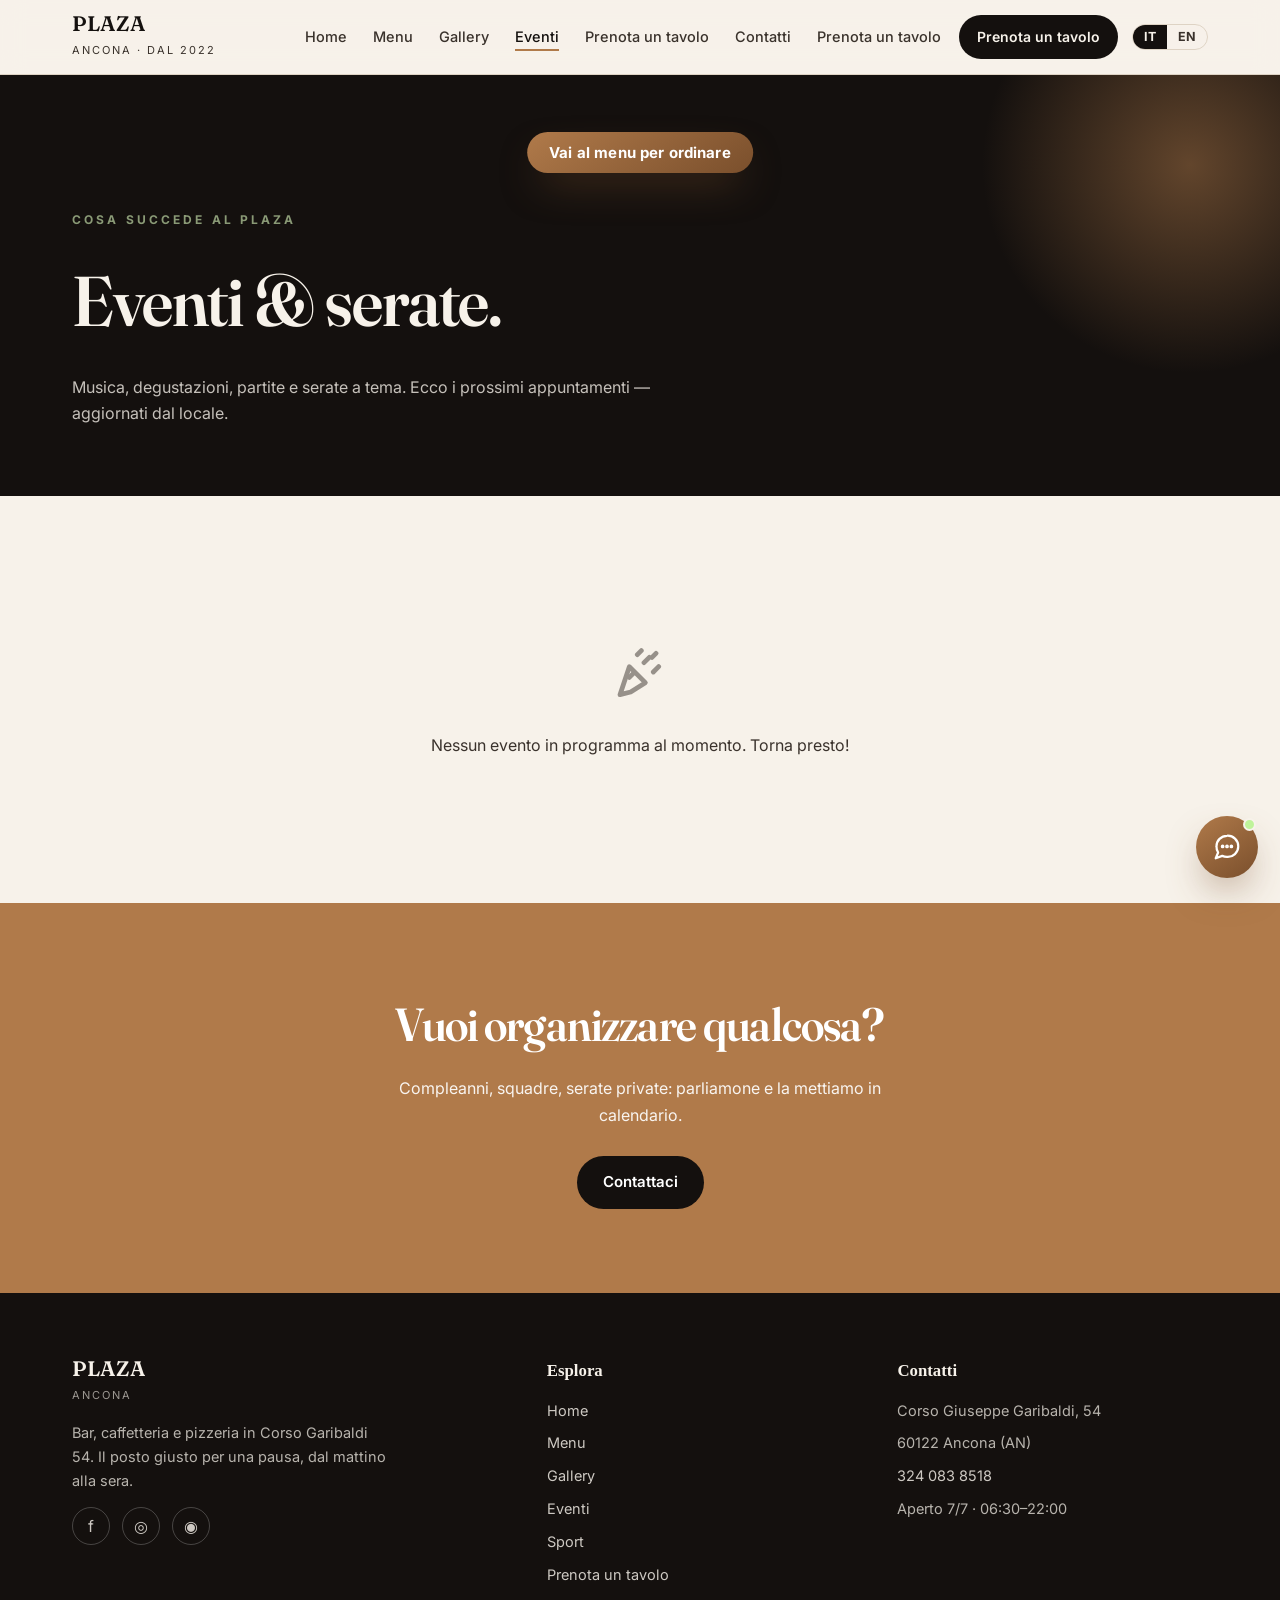
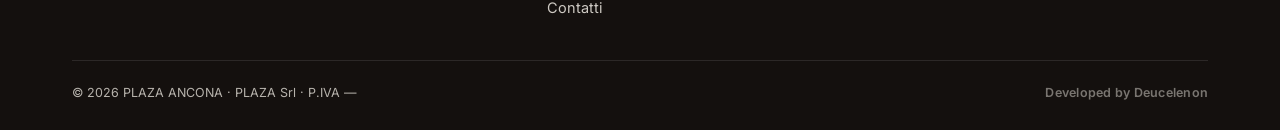
<file: eventi.html>
<!DOCTYPE html>
<html lang="it">
<head>
<meta charset="utf-8">
<meta name="viewport" content="width=device-width, initial-scale=1">
<title>Eventi — PLAZA ANCONA</title>
<meta name="description" content="Eventi e serate al PLAZA ANCONA: musica, degustazioni, sport in TV. Guarda cosa succede questa settimana.">
<link rel="preconnect" href="https://fonts.googleapis.com">
<link rel="preconnect" href="https://fonts.gstatic.com" crossorigin>
<link href="https://fonts.googleapis.com/css2?family=Fraunces:ital,opsz,wght@0,9..144,400..700;0,9..144,600;1,9..144,500;1,9..144,600&family=Inter:wght@400;500;600;700&family=Playfair+Display:ital,wght@0,600;0,700;1,500&display=swap" rel="stylesheet">
<link rel="stylesheet" href="assets/style.css">
<link rel="stylesheet" href="assets/assistant.css">
<link rel="icon" href="data:image/svg+xml,%3Csvg xmlns='http://www.w3.org/2000/svg' viewBox='0 0 32 32'%3E%3Ccircle cx='16' cy='16' r='16' fill='%2314100e'/%3E%3Ctext x='16' y='23' font-size='20' font-family='Georgia' fill='%23f7f2ea' text-anchor='middle'%3EP%3C/text%3E%3C/svg%3E">
<style>
  .events-grid{display:grid;grid-template-columns:repeat(auto-fill,minmax(300px,1fr));gap:24px;margin-top:34px}
  .event-card{background:#fff;border:1px solid var(--line);border-radius:var(--radius);overflow:hidden;box-shadow:var(--shadow);display:flex;flex-direction:column;transition:transform .22s ease,box-shadow .22s ease}
  .event-card:hover{transform:translateY(-4px);box-shadow:0 26px 54px -26px rgba(20,16,14,.5)}
  .event-card .thumb{aspect-ratio:16/10;background:linear-gradient(145deg,var(--sand),#fff);position:relative}
  .event-card .thumb img{width:100%;height:100%;object-fit:cover;display:block}
  .event-card .thumb .ph{position:absolute;inset:0;display:grid;place-items:center;font-size:34px;opacity:.45}
  .event-card .body{padding:20px 22px 24px;display:flex;flex-direction:column;gap:8px;flex:1}
  .event-card .date{font-size:12px;font-weight:700;letter-spacing:.1em;text-transform:uppercase;color:var(--wood-deep)}
  .event-card h3{margin:0;font-size:1.28rem}
  .event-card p{margin:0;color:var(--ink-soft);font-size:15px;white-space:pre-wrap}
  .events-empty{padding:60px 0;text-align:center;color:var(--ink-soft)}
  .events-empty .big{font-size:40px;display:block;margin-bottom:14px;opacity:.5}
</style>
<script src="assets/icons.js" defer></script>
</head>
<body>

<header class="site">
  <div class="wrap nav">
    <a class="brand" href="index.html">
      <span><b>PLAZA</b><small>Ancona · dal 2022</small></span>
    </a>
    <ul>
      <li><a href="index.html">Home</a></li>
      <li><a href="menu.html">Menu</a></li>
      <li><a href="gallery.html">Gallery</a></li>
      <li><a href="eventi.html" class="active" data-i18n="nav.events">Eventi</a></li>
      <li><a href="prenota.html" data-i18n="nav.book">Prenota un tavolo</a></li>
      <li><a href="contact.html">Contatti</a></li>
    
          <li class="m-cta"><a class="nav-cta-mobile" href="prenota.html" data-i18n="nav.book">Prenota un tavolo</a></li>
    </ul>
    <div class="nav-right">
      <a class="nav-cta" href="prenota.html" data-i18n="nav.book">Prenota un tavolo</a>
      <span class="lang-switch">
        <button type="button" data-lang="it" class="on">IT</button>
        <button type="button" data-lang="en">EN</button>
      </span>
    </div>
    <button class="burger" aria-label="Apri menu" aria-expanded="false"><span class="burger-label" data-i18n="nav.events">Eventi</span><span class="burger-icon" data-icon="menu"></span></button>
  </div>
</header>
<div class="nav-backdrop" aria-hidden="true"></div>

<section class="page-hero">
  <div class="wrap">
    <span class="kicker" data-i18n="ev.kicker">Cosa succede al PLAZA</span>
    <h1 data-i18n="ev.title">Eventi &amp; serate.</h1>
    <p data-i18n="ev.lede">Musica, degustazioni, partite e serate a tema. Ecco i prossimi appuntamenti — aggiornati dal locale.</p>
  </div>
</section>

<section>
  <div class="wrap">
    <div id="eventsWrap">
      <div class="events-empty"><span class="big" data-icon="party"></span><span data-i18n="ev.loading">Caricamento eventi…</span></div>
    </div>
  </div>
</section>

<section class="cta">
  <div class="wrap">
    <h2 data-i18n="ev.cta.title">Vuoi organizzare qualcosa?</h2>
    <p data-i18n="ev.cta.sub">Compleanni, squadre, serate private: parliamone e la mettiamo in calendario.</p>
    <a class="btn solid" href="contact.html" data-i18n="ev.cta.btn">Contattaci</a>
  </div>
</section>

<footer class="site">
  <div class="wrap">
    <div class="foot-grid">
      <div>
        <div class="brand" style="margin-bottom:14px">
          <span><b style="color:var(--cream)">PLAZA</b><small style="color:rgba(247,242,234,.6)">Ancona</small></span>
        </div>
        <p style="font-size:14.5px;max-width:320px" data-i18n="foot.about">Bar, caffetteria e pizzeria in Corso Garibaldi 54. Il posto giusto per una pausa, dal mattino alla sera.</p>
        <div class="social">
          <a href="#" aria-label="Facebook">f</a>
          <a href="#" aria-label="Instagram">◎</a>
          <a href="https://www.google.com/maps/search/?api=1&query=Plaza+Ancona" aria-label="Google Maps">◉</a>
        </div>
      </div>
      <div>
        <h4 data-i18n="foot.explore">Esplora</h4>
        <ul>
          <li><a href="index.html">Home</a></li>
          <li><a href="menu.html">Menu</a></li>
          <li><a href="gallery.html">Gallery</a></li>
          <li><a href="eventi.html" data-i18n="nav.events">Eventi</a></li>
      <li><a href="sport.html" data-i18n="nav.sport">Sport</a></li>
          <li><a href="prenota.html" data-i18n="nav.book">Prenota un tavolo</a></li>
          <li><a href="contact.html">Contatti</a></li>
        </ul>
      </div>
      <div>
        <h4 data-i18n="foot.contact">Contatti</h4>
        <ul>
          <li>Corso Giuseppe Garibaldi, 54</li>
          <li>60122 Ancona (AN)</li>
          <li><a href="tel:+393240838518">324 083 8518</a></li>
          <li data-i18n="foot.hours">Aperto 7/7 · 06:30–22:00</li>
        </ul>
      </div>
    </div>
    <div class="foot-bottom">
      <span>© <span data-year></span> PLAZA ANCONA · PLAZA Srl · P.IVA —</span>
      <span class="foot-credit" data-i18n="foot.credit">Developed by Deucelenon</span>
    </div>
  </div>
</footer>

<script src="assets/site.js"></script>
<script src="assets/i18n.js"></script>
<script>
/* Events tab: reads the feed managed by the PLAZA admin (no code needed). */
(function(){
  var wrap = document.getElementById('eventsWrap');
  if(!wrap) return;
  var FEED = 'events.json';
  var MONTHS_IT = ['gen','feb','mar','apr','mag','giu','lug','ago','set','ott','nov','dic'];
  var MONTHS_EN = ['Jan','Feb','Mar','Apr','May','Jun','Jul','Aug','Sep','Oct','Nov','Dec'];

  function fmtDate(iso, t, te){
    var out = '';
    if(iso){
      var m = /^(\d{4})-(\d{2})-(\d{2})/.exec(iso);
      if(m){
        var lang = (document.documentElement.lang === 'en') ? 'en' : 'it';
        var months = (lang === 'en') ? MONTHS_EN : MONTHS_IT;
        out = parseInt(m[3],10) + ' ' + months[parseInt(m[2],10)-1] + ' ' + m[1];
      } else {
        out = iso;
      }
    }
    if(t){ out += (out ? ' · ' : '') + 'ore ' + t + (te ? '–' + te : ''); }
    return out;
  }
  function esc(s){return (s||'').replace(/[&<>"']/g,function(c){return ({'&':'&amp;','<':'&lt;','>':'&gt;','"':'&quot;',"'":'&#39;'})[c];});}
  function ICO(name){ return (window.ICONS && window.ICONS[name]) || ''; }

  // Sort by date+time ascending; undated events go last.
  function sortKey(ev){
    return (ev.date || '9999-99-99') + ' ' + (ev.time || '99:99');
  }

  // Track what this browser already reacted to (per event identity).
  function idOf(ev){ return (ev.date||'') + '|' + (ev.time||'') + '|' + (ev.title||''); }
  function myMarks(){
    try { return JSON.parse(localStorage.getItem('plaza-ev-marks') || '{}'); } catch(e){ return {}; }
  }
  function setMark(id, kind){
    var m = myMarks(); m[id] = m[id] || {}; m[id][kind] = true;
    try { localStorage.setItem('plaza-ev-marks', JSON.stringify(m)); } catch(e){}
  }

  function render(events){
    events = (events || []).slice().sort(function(a,b){ return sortKey(a) < sortKey(b) ? -1 : 1; });
    if(!events.length){
      wrap.innerHTML = '<div class="events-empty"><span class="big">'+ICO('party')+'</span>'+
        '<span data-i18n="ev.none">Nessun evento in programma al momento. Torna presto!</span></div>';
      if(window.applyI18n) window.applyI18n();
      return;
    }
    var marks = myMarks();
    var html = '<div class="events-grid">';
    events.forEach(function(ev, i){
      var thumb = ev.image
        ? '<div class="thumb"><img src="'+esc(ev.image)+'" alt="'+esc(ev.title)+'" loading="lazy"></div>'
        : '<div class="thumb"><span class="ph">'+ICO('party')+'</span></div>';
      var id = idOf(ev);
      var liked = marks[id] && marks[id].like;
      var going = marks[id] && marks[id].attend;
      var likes = ev.likes || 0;
      var goers = ev.attendees || 0;
      html += '<article class="event-card" data-id="'+esc(id)+'">'+thumb+
        '<div class="body"><span class="date">'+esc(fmtDate(ev.date, ev.time, ev.time_end))+'</span>'+
        '<h3>'+esc(ev.title)+'</h3>'+
        '<p>'+esc(ev.body)+'</p>'+
        '<div class="ev-actions">'+
          '<button class="ev-act like'+(liked?' on':'')+'" data-act="like" data-i="'+i+'" type="button">'+
            '<span class="ic">'+ICO('heart')+'</span> <span class="n">'+likes+'</span></button>'+
          '<button class="ev-act go'+(going?' on':'')+'" data-act="attend" data-i="'+i+'" type="button">'+
            (going ? ICO('check')+' Ci sarai' : 'Ci sarò') + '<span class="n">'+(goers ? ' · '+goers : '')+'</span></button>'+
        '</div></div></article>';
    });
    html += '</div>';
    wrap.innerHTML = html;

    wrap.querySelectorAll('.ev-act').forEach(function(btn){
      btn.addEventListener('click', function(){
        var i = +btn.getAttribute('data-i');
        var act = btn.getAttribute('data-act');
        var ev = events[i];
        var id = idOf(ev);
        var m = myMarks();
        var already = m[id] && m[id][act];
        var delta = already ? -1 : 1;   // clicking again removes it
        var kind = (act === 'like') ? 'like' : 'attend';

        // optimistic UI
        var nEl = btn.querySelector('.n');
        var cur = parseInt((nEl.textContent.replace(/\D/g,'')) || '0', 10);
        nEl.textContent = (act === 'like')
          ? Math.max(0, cur + delta)
          : (Math.max(0, cur + delta) ? ' · ' + Math.max(0, cur + delta) : '');
        btn.classList.toggle('on', delta > 0);
        if(act === 'attend' && btn.firstChild) btn.firstChild.textContent = delta > 0 ? ' Ci sarai' : ' Ci sarò';

        if(delta > 0) setMark(id, kind);
        else { if(m[id]) delete m[id][kind]; try{ localStorage.setItem('plaza-ev-marks', JSON.stringify(m)); }catch(e){} }

        fetch('api/events/react', {
          method:'POST', headers:{'Content-Type':'application/json'},
          body: JSON.stringify({ index: i, kind: kind, delta: delta, guest: '' })
        }).catch(function(){});
      });
    });
  }

  fetch(FEED, {cache:'no-store'})
    .then(function(r){ if(!r.ok) throw new Error('HTTP '+r.status); return r.json(); })
    .then(function(j){ render(j.events||[]); })
    .catch(function(){ render([]); });
})();
</script>
<script src="assets/assistant.js" defer></script>
<script src="assets/order-cta.js" defer></script>
</body>
</html>
</file>
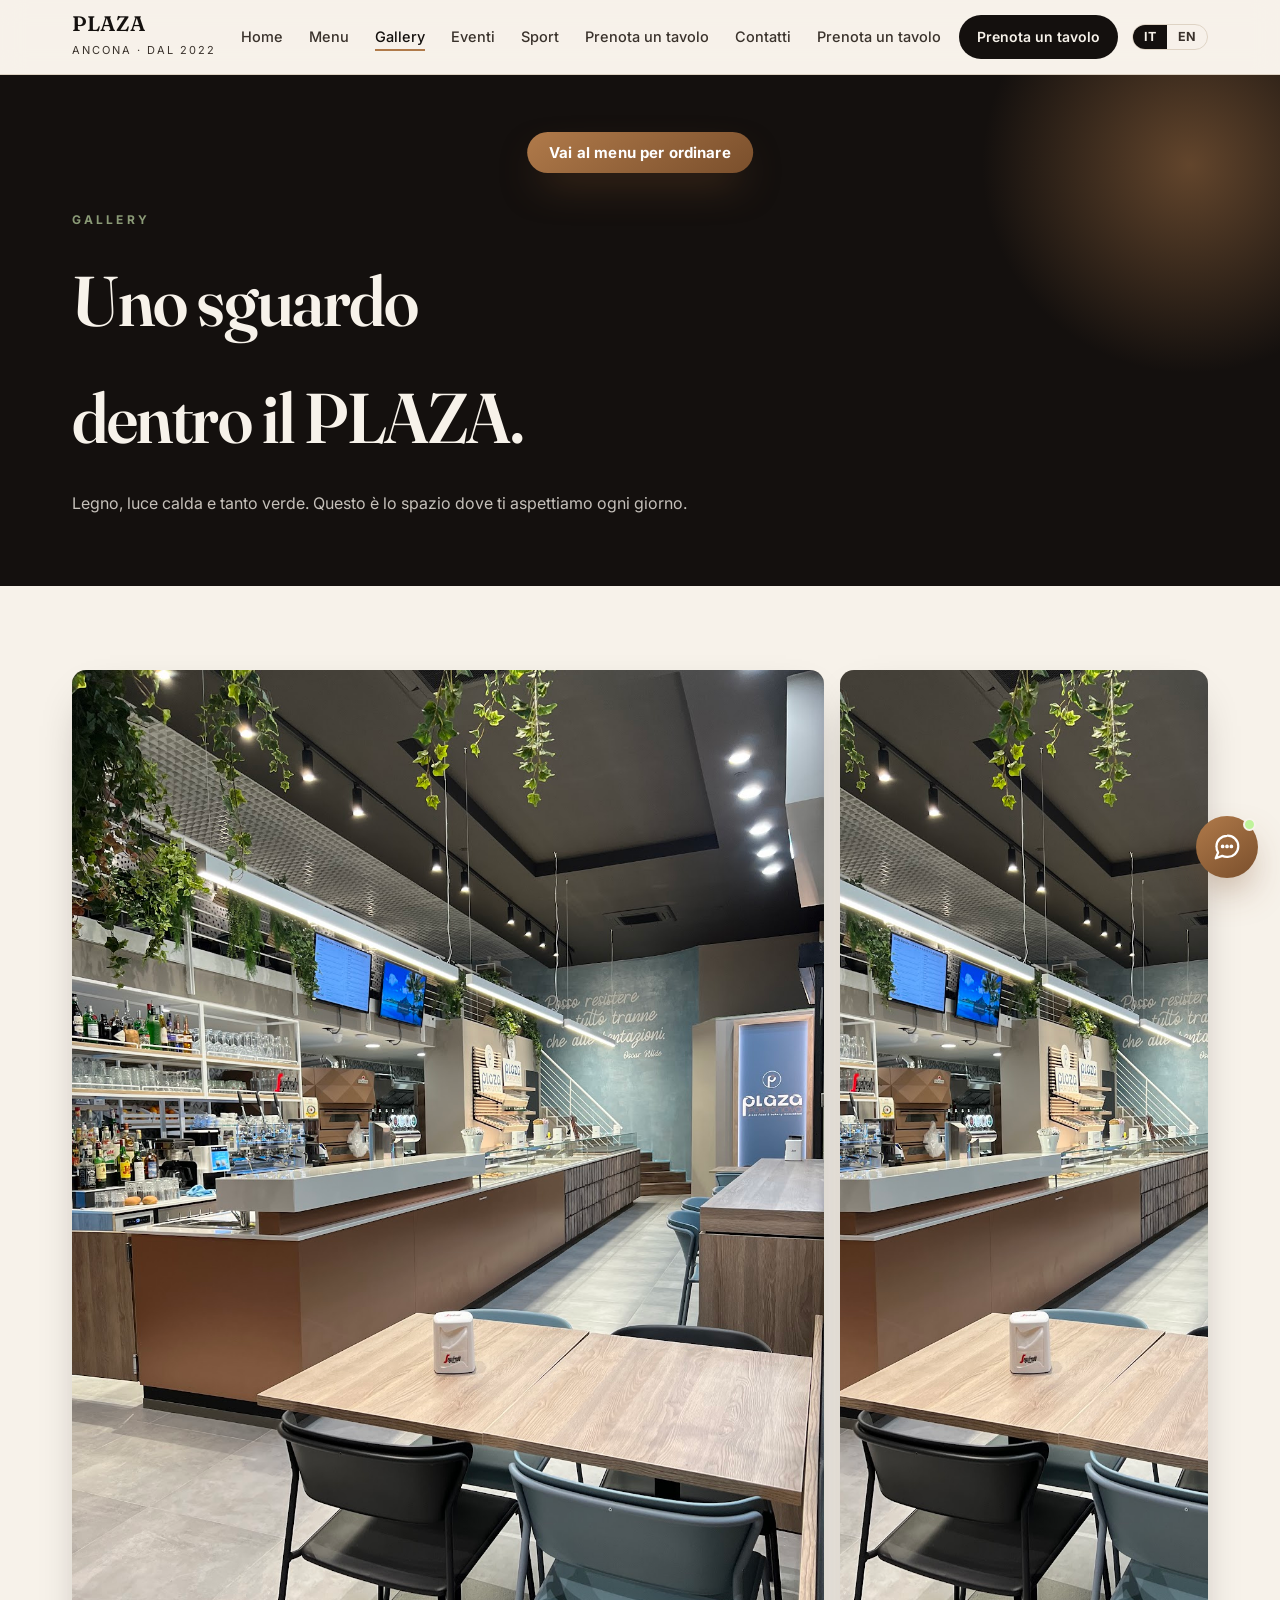
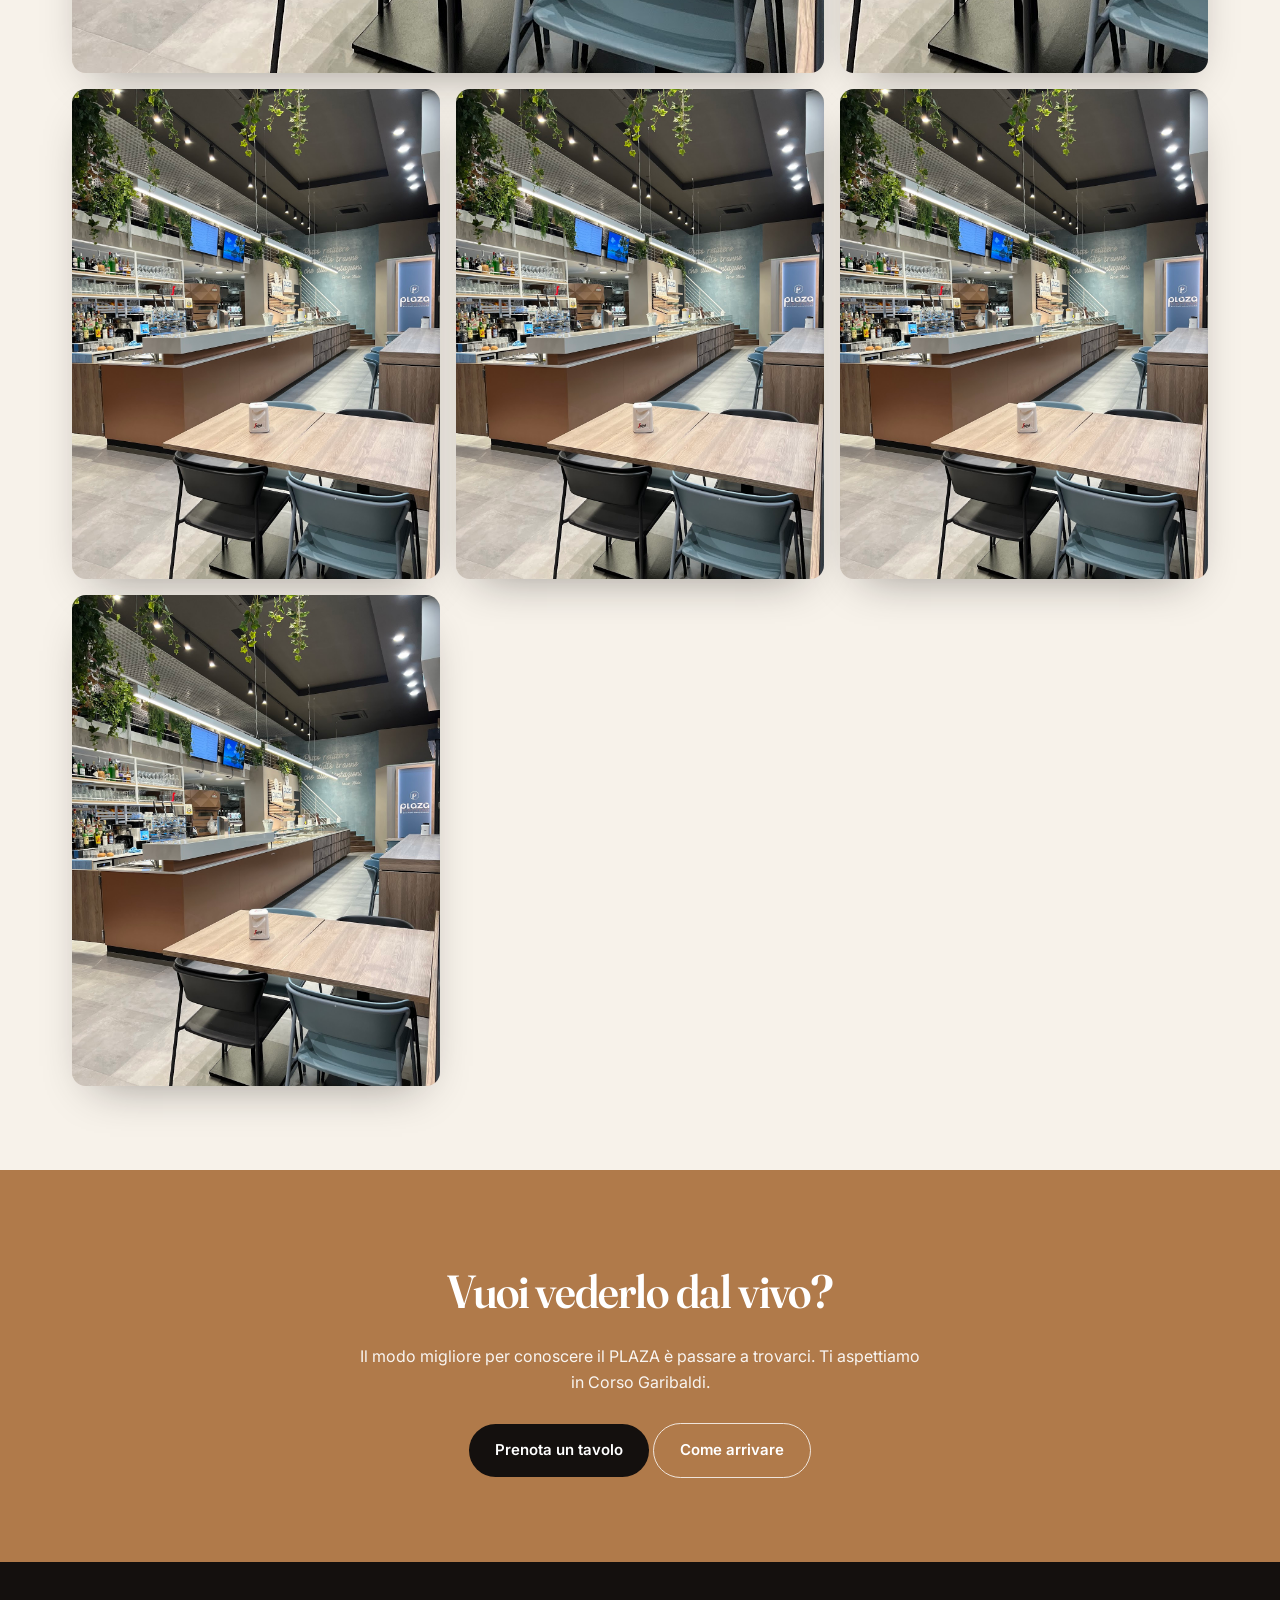
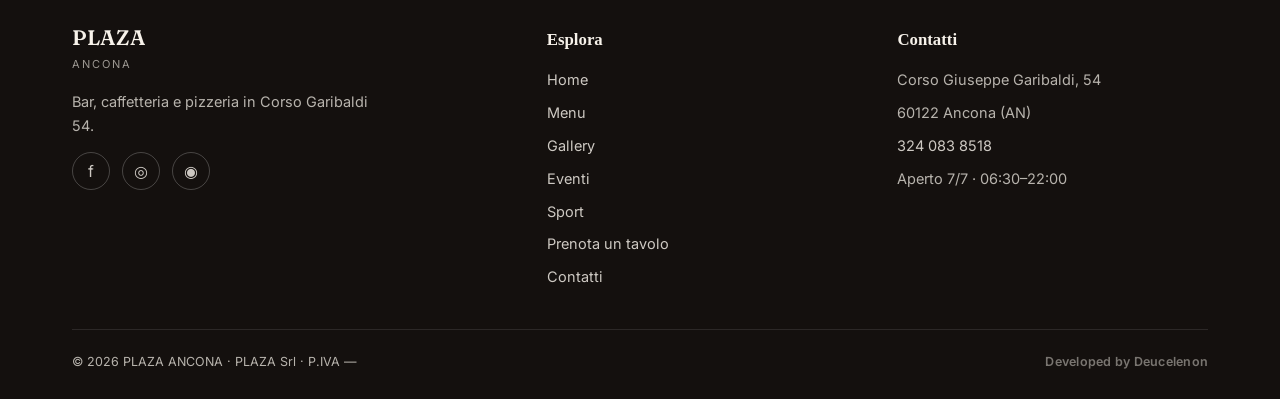
<file: gallery.html>
<!DOCTYPE html>
<html lang="it">
<head>
<meta charset="utf-8">
<meta name="viewport" content="width=device-width, initial-scale=1">
<title>Gallery — PLAZA ANCONA</title>
<meta name="description" content="Le foto del PLAZA ANCONA: interni, bancone, atmosfera e pizza. Corso Giuseppe Garibaldi 54, Ancona.">
<link rel="preconnect" href="https://fonts.googleapis.com">
<link rel="preconnect" href="https://fonts.gstatic.com" crossorigin>
<link href="https://fonts.googleapis.com/css2?family=Fraunces:ital,opsz,wght@0,9..144,400..700;0,9..144,600;1,9..144,500;1,9..144,600&family=Inter:wght@400;500;600;700&family=Playfair+Display:ital,wght@0,600;0,700;1,500&display=swap" rel="stylesheet">
<link rel="stylesheet" href="assets/style.css">
<link rel="stylesheet" href="assets/assistant.css">
<link rel="icon" href="data:image/svg+xml,%3Csvg xmlns='http://www.w3.org/2000/svg' viewBox='0 0 32 32'%3E%3Ccircle cx='16' cy='16' r='16' fill='%2314100e'/%3E%3Ctext x='16' y='23' font-size='20' font-family='Georgia' fill='%23f7f2ea' text-anchor='middle'%3EP%3C/text%3E%3C/svg%3E">
<script src="assets/icons.js" defer></script>
</head>
<body>

<header class="site">
  <div class="wrap nav">
    <a class="brand" href="index.html">
      <span><b>PLAZA</b><small>Ancona · dal 2022</small></span>
    </a>
    <ul>
      <li><a href="index.html">Home</a></li>
      <li><a href="menu.html">Menu</a></li>
      <li><a href="gallery.html" class="active">Gallery</a></li>
      <li><a href="eventi.html" data-i18n="nav.events">Eventi</a></li>
      <li><a href="sport.html" data-i18n="nav.sport">Sport</a></li>
      <li><a href="prenota.html" data-i18n="nav.book">Prenota un tavolo</a></li>
      <li><a href="contact.html">Contatti</a></li>
    
          <li class="m-cta"><a class="nav-cta-mobile" href="prenota.html" data-i18n="nav.book">Prenota un tavolo</a></li>
    </ul>
    <div class="nav-right">
            <a class="nav-cta" href="prenota.html" data-i18n="nav.book">Prenota un tavolo</a>
          <span class="lang-switch">
        <button type="button" data-lang="it" class="on">IT</button>
        <button type="button" data-lang="en">EN</button>
      </span>
</div>
    <button class="burger" aria-label="Apri menu" aria-expanded="false"><span class="burger-label" data-i18n="nav.gallery">Gallery</span><span class="burger-icon" data-icon="menu"></span></button>
  </div>
</header>
<div class="nav-backdrop" aria-hidden="true"></div>

<section class="page-hero">
  <div class="wrap">
    <span class="kicker" data-i18n="gal.kicker">Gallery</span>
    <h1 data-i18n="gal.title">Uno sguardo<br>dentro il PLAZA.</h1>
    <p data-i18n="gal.lede">Legno, luce calda e tanto verde. Questo è lo spazio dove ti aspettiamo ogni giorno.</p>
  </div>
</section>

<section>
  <div class="wrap">
    <div class="gallery" id="galleryGrid">
      <div class="ph wide reveal"><img src="assets/img/interior.jpg" alt="Sala principale del PLAZA ANCONA" loading="lazy"></div>
      <div class="ph reveal"><img src="assets/img/interior.jpg" alt="Bancone e caffetteria" loading="lazy"></div>
      <div class="ph reveal"><img src="assets/img/interior.jpg" alt="Zona tavoli" loading="lazy"></div>
      <div class="ph reveal"><img src="assets/img/interior.jpg" alt="Dettaglio piante sospese" loading="lazy"></div>
      <div class="ph reveal"><img src="assets/img/interior.jpg" alt="Vetrina e banco pizza" loading="lazy"></div>
      <div class="ph reveal"><img src="assets/img/interior.jpg" alt="Insegna PLAZA" loading="lazy"></div>
    </div>
  </div>
</section>

<section class="cta">
  <div class="wrap reveal">
    <h2 data-i18n="gal.cta.title">Vuoi vederlo dal vivo?</h2>
    <p data-i18n="gal.cta.sub">Il modo migliore per conoscere il PLAZA è passare a trovarci. Ti aspettiamo in Corso Garibaldi.</p>
    <a class="btn solid" href="prenota.html" data-i18n="nav.book">Prenota un tavolo</a>
    <a class="btn ghost" style="border-color:rgba(255,255,255,.8);color:#fff" href="contact.html" data-i18n="gal.cta.btn">Come arrivare</a>
  </div>
</section>

<footer class="site">
  <div class="wrap">
    <div class="foot-grid">
      <div>
        <div class="brand" style="margin-bottom:14px">
          <span><b style="color:var(--cream)">PLAZA</b><small style="color:rgba(247,242,234,.6)">Ancona</small></span>
        </div>
        <p style="font-size:14.5px;max-width:320px">Bar, caffetteria e pizzeria in Corso Garibaldi 54.</p>
              <div class="social">
          <a href="#" aria-label="Facebook">f</a>
          <a href="#" aria-label="Instagram">◎</a>
          <a href="https://www.google.com/maps/search/?api=1&query=Plaza+Ancona" aria-label="Google Maps">◉</a>
        </div>
</div>
      <div>
        <h4 data-i18n="foot.explore">Esplora</h4>
        <ul>
          <li><a href="index.html">Home</a></li>
          <li><a href="menu.html">Menu</a></li>
          <li><a href="gallery.html">Gallery</a></li>
          <li><a href="eventi.html" data-i18n="nav.events">Eventi</a></li>
      <li><a href="sport.html" data-i18n="nav.sport">Sport</a></li>
          <li><a href="prenota.html" data-i18n="nav.book">Prenota un tavolo</a></li>
          <li><a href="contact.html">Contatti</a></li>
        </ul>
      </div>
      <div>
        <h4 data-i18n="foot.contact">Contatti</h4>
        <ul>
          <li>Corso Giuseppe Garibaldi, 54</li>
          <li>60122 Ancona (AN)</li>
          <li><a href="tel:+393240838518">324 083 8518</a></li>
          <li>Aperto 7/7 · 06:30–22:00</li>
        </ul>
      </div>
    </div>
    <div class="foot-bottom">
      <span>© <span data-year></span> PLAZA ANCONA · PLAZA Srl · P.IVA —</span>
      <span class="foot-credit" data-i18n="foot.credit">Developed by Deucelenon</span>
    </div>
  </div>
</footer>



<script>
// Render the gallery from gallery.json when the venue owner has uploaded
// photos (via /admin.html -> Gallery). If the file is missing or empty, the
// hardcoded fallback images already in the markup are kept untouched.
(function(){
  var grid = document.getElementById('galleryGrid');
  if(!grid) return;
  function esc(s){return (s||'').replace(/[&<>"']/g,function(c){return ({'&':'&amp;','<':'&lt;','>':'&gt;','"':'&quot;',"'":'&#39;'})[c];});}
  fetch('gallery.json', {cache:'no-store'})
    .then(function(r){ if(!r.ok) throw 0; return r.json(); })
    .then(function(j){
      var photos = (j && j.photos) || [];
      if(!photos.length) return; // keep the fallback markup
      var html = photos.map(function(p){
        return '<div class="ph reveal"><img src="uploads/'+esc(p.file)+'" alt="'+esc(p.caption||'Foto del PLAZA')+'" loading="lazy"></div>';
      }).join('');
      grid.innerHTML = html;
      // reveal any element the site's scroll-reveal script may not have picked up
      grid.querySelectorAll('.reveal').forEach(function(el){ el.classList.add('in'); });
    })
    .catch(function(){ /* keep the fallback images */ });
})();
</script>

<script src="assets/site.js"></script>
<script src="assets/i18n.js"></script>
<script src="assets/assistant.js" defer></script>
<script src="assets/order-cta.js" defer></script>
</body>
</html>
</file>
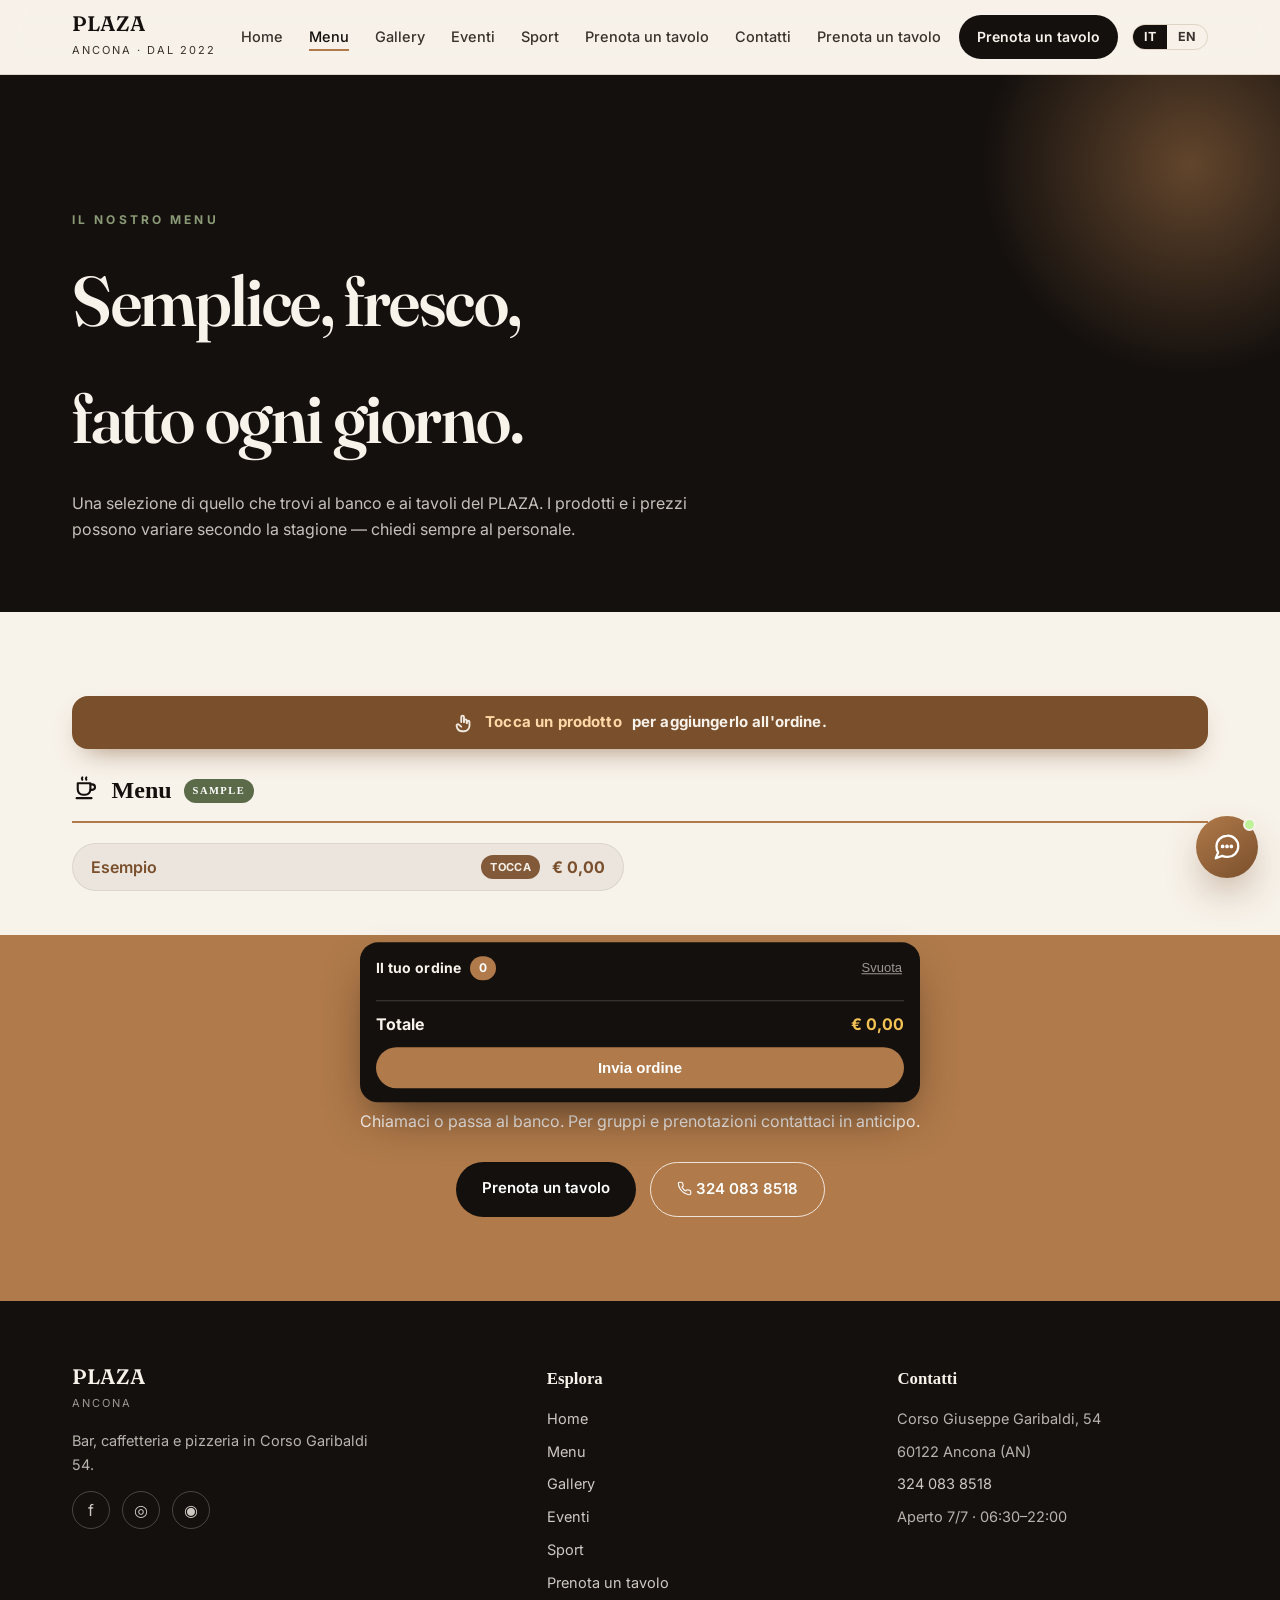
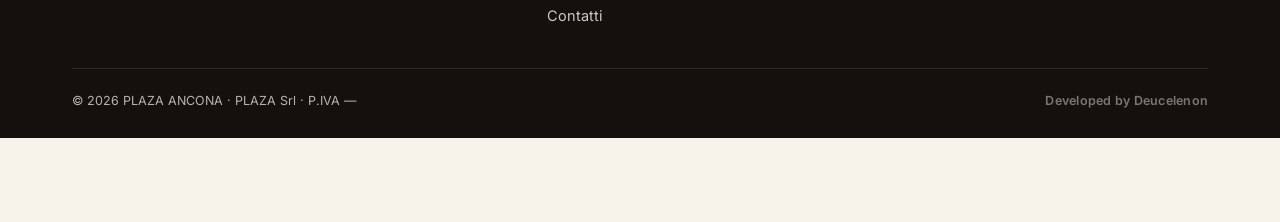
<file: menu.html>
<!DOCTYPE html>
<html lang="it">
<head>
<meta charset="utf-8">
<meta name="viewport" content="width=device-width, initial-scale=1">
<title>Menu — PLAZA ANCONA</title>
<meta name="description" content="Menu del PLAZA ANCONA: caffetteria, colazioni, pranzo veloce, pizzeria e aperitivi. Corso Giuseppe Garibaldi 54, Ancona.">
<link rel="preconnect" href="https://fonts.googleapis.com">
<link rel="preconnect" href="https://fonts.gstatic.com" crossorigin>
<link href="https://fonts.googleapis.com/css2?family=Fraunces:ital,opsz,wght@0,9..144,400..700;0,9..144,600;1,9..144,500;1,9..144,600&family=Inter:wght@400;500;600;700&family=Playfair+Display:ital,wght@0,600;0,700;1,500&display=swap" rel="stylesheet">
<link rel="stylesheet" href="assets/style.css">
<link rel="stylesheet" href="assets/assistant.css">
<link rel="icon" href="data:image/svg+xml,%3Csvg xmlns='http://www.w3.org/2000/svg' viewBox='0 0 32 32'%3E%3Ccircle cx='16' cy='16' r='16' fill='%2314100e'/%3E%3Ctext x='16' y='23' font-size='20' font-family='Georgia' fill='%23f7f2ea' text-anchor='middle'%3EP%3C/text%3E%3C/svg%3E">
<script src="assets/icons.js" defer></script>
</head>
<body>

<header class="site">
  <div class="wrap nav">
    <a class="brand" href="index.html">
      <span><b>PLAZA</b><small>Ancona · dal 2022</small></span>
    </a>
    <ul>
      <li><a href="index.html">Home</a></li>
      <li><a href="menu.html" class="active">Menu</a></li>
      <li><a href="gallery.html">Gallery</a></li>
      <li><a href="eventi.html" data-i18n="nav.events">Eventi</a></li>
      <li><a href="sport.html" data-i18n="nav.sport">Sport</a></li>
      <li><a href="prenota.html" data-i18n="nav.book">Prenota un tavolo</a></li>
      <li><a href="contact.html">Contatti</a></li>
    
          <li class="m-cta"><a class="nav-cta-mobile" href="prenota.html" data-i18n="nav.book">Prenota un tavolo</a></li>
    </ul>
    <div class="nav-right">
            <a class="nav-cta" href="prenota.html" data-i18n="nav.book">Prenota un tavolo</a>
          <span class="lang-switch">
        <button type="button" data-lang="it" class="on">IT</button>
        <button type="button" data-lang="en">EN</button>
      </span>
</div>
    <button class="burger" aria-label="Apri menu" aria-expanded="false"><span class="burger-label" data-i18n="nav.menu">Menu</span><span class="burger-icon" data-icon="menu"></span></button>
  </div>
</header>
<div class="nav-backdrop" aria-hidden="true"></div>

<section class="page-hero">
  <div class="wrap">
    <span class="kicker" data-i18n="menu.kicker">Il nostro menu</span>
    <h1 data-i18n="menu.title">Semplice, fresco,<br>fatto ogni giorno.</h1>
    <p data-i18n="menu.lede">Una selezione di quello che trovi al banco e ai tavoli del PLAZA. I prodotti e i prezzi possono variare secondo la stagione — chiedi sempre al personale.</p>
  </div>
</section>

<section>
  <div class="wrap">

        <button type="button" class="menu-tap-hint" id="menuHint" data-i18n="menu.tapHint">Tocca un prodotto per aggiungerlo all'ordine.</button>
    <div id="menuHost">
      <p class="events-band-empty" data-i18n="menu.loading">Caricamento menu…</p>
    </div>
  </div>

<section class="cta">
  <div class="wrap reveal">
    <h2 data-i18n="cta.title">Pronto a ordinare?</h2>
    <p data-i18n="menu.cta.sub">Chiamaci o passa al banco. Per gruppi e prenotazioni contattaci in anticipo.</p>
    <div class="btns" style="justify-content:center;display:flex;gap:14px;flex-wrap:wrap">
      <a class="btn solid" href="prenota.html" data-i18n="nav.book">Prenota un tavolo</a>
      <a class="btn ghost" style="border-color:rgba(255,255,255,.8);color:#fff" href="tel:+393240838518"><span data-icon="phone"></span> 324 083 8518</a>
    </div>
  </div>
</section>

<footer class="site">
  <div class="wrap">
    <div class="foot-grid">
      <div>
        <div class="brand" style="margin-bottom:14px">
          <span><b style="color:var(--cream)">PLAZA</b><small style="color:rgba(247,242,234,.6)">Ancona</small></span>
        </div>
        <p style="font-size:14.5px;max-width:320px">Bar, caffetteria e pizzeria in Corso Garibaldi 54.</p>
              <div class="social">
          <a href="#" aria-label="Facebook">f</a>
          <a href="#" aria-label="Instagram">◎</a>
          <a href="https://www.google.com/maps/search/?api=1&query=Plaza+Ancona" aria-label="Google Maps">◉</a>
        </div>
</div>
      <div>
        <h4 data-i18n="foot.explore">Esplora</h4>
        <ul>
          <li><a href="index.html">Home</a></li>
          <li><a href="menu.html">Menu</a></li>
          <li><a href="gallery.html">Gallery</a></li>
          <li><a href="eventi.html" data-i18n="nav.events">Eventi</a></li>
      <li><a href="sport.html" data-i18n="nav.sport">Sport</a></li>
          <li><a href="prenota.html" data-i18n="nav.book">Prenota un tavolo</a></li>
          <li><a href="contact.html">Contatti</a></li>
        </ul>
      </div>
      <div>
        <h4 data-i18n="foot.contact">Contatti</h4>
        <ul>
          <li>Corso Giuseppe Garibaldi, 54</li>
          <li>60122 Ancona (AN)</li>
          <li><a href="tel:+393240838518">324 083 8518</a></li>
          <li data-i18n="foot.hours">Aperto 7/7 · 06:30–22:00</li>
        </ul>
      </div>
    </div>
    <div class="foot-bottom">
      <span>© <span data-year></span> PLAZA ANCONA · PLAZA Srl · P.IVA —</span>
      <span class="foot-credit" data-i18n="foot.credit">Developed by Deucelenon</span>
    </div>
  </div>
</footer>

<!-- Floating order bar: builds up as items are tapped -->
<div class="order-bar" id="orderBar" role="region" aria-label="Riepilogo ordine">
  <div class="ob-head">
    <span class="ob-title"><span data-i18n="order.title">Il tuo ordine</span> <span class="ob-count" id="obCount">0</span></span>
    <button class="ob-clear" id="obClear" type="button" data-i18n="order.clear">Svuota</button>
  </div>
  <div class="ob-items" id="obItems"></div>
  <div class="ob-total"><span data-i18n="order.total">Totale</span><span class="ob-sum" id="obSum">€ 0,00</span></div>
  <button class="ob-cta" id="obCta" type="button" data-i18n="order.cta">Invia ordine</button>
</div>



<script src="assets/site.js"></script>
<script src="assets/i18n.js"></script>
<script src="assets/assistant.js" defer></script>
<script>
/* Menu: tap an item to toggle selection; selections build the floating order bar. */
(function(){
  var bar = document.getElementById('orderBar');
  var itemsHost = document.getElementById('obItems');
  var sumEl = document.getElementById('obSum');
  var countEl = document.getElementById('obCount');
  var clearBtn = document.getElementById('obClear');
  var ctaBtn = document.getElementById('obCta');
  if(!bar) return;
  var cart = []; // {key,name,price,qty}

  function parsePrice(txt){
    if(!txt) return null;
    var m = txt.match(/€\s*([0-9]+(?:[.,][0-9]+)?)/);
    if(!m) return null;
    var v = parseFloat(m[1].replace(',', '.'));
    return isNaN(v) ? null : v;
  }
  function fmt(n){ return '€ ' + n.toFixed(2).replace('.', ','); }
  /* resolve a name from an i18n key in the current language, falling back to stored text */
  function nameFor(l){
    if(l.nameKey && window.plazaT){ var t = window.plazaT(l.nameKey); if(t) return t; }
    return l.name || '—';
  }
  function detailFor(l){
    if(l.detailKey && window.plazaT){ var t = window.plazaT(l.detailKey); if(t) return t; }
    return l.detail || '';
  }
  function itemName(it){
    var n = it.querySelector('[data-i18n]');
    if(n && window.plazaT){ var t = window.plazaT(n.getAttribute('data-i18n')); if(t) return t; }
    var first = it.querySelector('span');
    if(!first) return '—';
    var clone = first.cloneNode(true);
    var d = clone.querySelector('.d');
    if(d) d.remove();
    return clone.textContent.trim();
  }
  function itemDetail(it){
    var d = it.querySelector('.d');
    if(!d) return '';
    if(d.getAttribute('data-i18n') && window.plazaT){ var t = window.plazaT(d.getAttribute('data-i18n')); if(t) return t; }
    return d.textContent.trim();
  }
  function itemNameKey(it){
    var n = it.querySelector('[data-i18n]');
    return n ? n.getAttribute('data-i18n') : '';
  }
  function itemDetailKey(it){
    var d = it.querySelector('.d');
    return (d && d.getAttribute('data-i18n')) ? d.getAttribute('data-i18n') : '';
  }
  function itemKey(it){
    var n = it.querySelector('[data-i18n]');
    return n ? n.getAttribute('data-i18n') : itemName(it);
  }

  function render(){
    var total = 0, count = 0;
    cart.forEach(function(l){ total += l.price * l.qty; count += l.qty; });
    countEl.textContent = String(count);
    sumEl.textContent = fmt(total);
    if(cart.length === 0){
      itemsHost.innerHTML = '';
      bar.classList.remove('show');
      return;
    }
    bar.classList.add('show');
    itemsHost.innerHTML = cart.map(function(l){
      var det = detailFor(l) ? ' <span style="opacity:.6">· '+detailFor(l)+'</span>' : '';
      return '<div class="ob-line" data-key="'+l.key+'">'
           + '<button class="ob-step" data-act="dec" data-key="'+l.key+'" type="button" aria-label="−">−</button>'
           + '<span class="ob-qty">'+l.qty+'</span>'
           + '<button class="ob-step" data-act="inc" data-key="'+l.key+'" type="button" aria-label="+">+</button>'
           + '<span class="ob-name">'+nameFor(l)+det+'</span>'
           + '<span class="ob-price">'+fmt(l.price*l.qty)+'</span></div>';
    }).join('');
  }

  itemsHost.addEventListener('click', function(e){
    var b = e.target.closest('.ob-step');
    if(!b) return;
    changeQty(b.getAttribute('data-key'), b.getAttribute('data-act')==='inc' ? 1 : -1);
  });

  function add(it){
    var key = itemKey(it);
    var p = parsePrice(it.querySelector('.p') ? it.querySelector('.p').textContent : '');
    if(p === null){ p = 0; }
    var found = cart.filter(function(l){ return l.key === key; })[0];
    if(found){ found.qty += 1; }
    else { cart.push({ key:key, nameKey:itemNameKey(it), name:itemName(it), detailKey:itemDetailKey(it), detail:itemDetail(it), price:p, qty:1 }); }
    render();
  }
  function remove(it){
    var key = itemKey(it);
    for(var i=0;i<cart.length;i++){
      if(cart[i].key===key){ cart.splice(i,1); break; }
    }
    render();
  }
  function changeQty(key, delta){
    for(var i=0;i<cart.length;i++){
      if(cart[i].key===key){
        cart[i].qty += delta;
        if(cart[i].qty <= 0){ cart.splice(i,1); syncSelected(); }
        break;
      }
    }
    render();
  }
  function syncSelected(){
    document.querySelectorAll('.menu-item').forEach(function(it){
      var on = cart.some(function(l){ return l.key === itemKey(it); });
      it.classList.toggle('is-selected', on);
      it.setAttribute('aria-pressed', on ? 'true' : 'false');
    });
  }

  document.querySelectorAll('.menu-item').forEach(function(it){
    it.setAttribute('role','button');
    it.setAttribute('tabindex','0');
    function toggle(){
      var key = itemKey(it);
      var found = cart.some(function(l){ return l.key === key; });
      if(found){ remove(it); } else { add(it); }
      var on = cart.some(function(l){ return l.key === itemKey(it); });
      it.classList.toggle('is-selected', on);
      it.setAttribute('aria-pressed', on ? 'true' : 'false');
    }
    it.addEventListener('click', toggle);
    it.addEventListener('keydown', function(e){ if(e.key==='Enter'||e.key===' '){ e.preventDefault(); toggle(); } });
  });

  /* Category header bars are selectable too. */
  document.querySelectorAll('.menu-cat h3').forEach(function(h){
    h.setAttribute('role','button');
    h.setAttribute('tabindex','0');
    function toggle(){ var cat=h.closest('.menu-cat'); cat.classList.toggle('is-selected'); h.setAttribute('aria-pressed', cat.classList.contains('is-selected') ? 'true' : 'false'); }
    h.addEventListener('click', toggle);
    h.addEventListener('keydown', function(e){ if(e.key==='Enter'||e.key===' '){ e.preventDefault(); toggle(); } });
  });

  if(clearBtn) clearBtn.addEventListener('click', function(){
    cart = [];
    document.querySelectorAll('.menu-item.is-selected').forEach(function(it){ it.classList.remove('is-selected'); it.setAttribute('aria-checked','false'); });
    render();
  });
  if(ctaBtn) ctaBtn.addEventListener('click', function(){
    if(cart.length===0) return;
    /* Hand the basket to the checkout page, then go there. */
    try { localStorage.setItem('plaza-cart', JSON.stringify(cart)); } catch(e){}
    window.location.href = 'checkout.html';
  });

  /* Re-render when the site language changes: the order bar (render) AND the
     menu categories/items (mRender), which is what actually switches on IT/EN. */
  document.addEventListener('plaza:lang', function(){ render(); if(menuData) mRender(menuData); });

  /* Tap the hint bar -> slide the whole menu list to the top so the full
     list is visible for browsing. */
  var hint = document.getElementById('menuHint');
  if(hint) hint.addEventListener('click', function(){
    var first = document.querySelector('.menu-cat, #menuHost');
    if(!first) return;
    var top = first.getBoundingClientRect().top + window.pageYOffset - 12;
    try { window.scrollTo({top: top, behavior: 'smooth'}); }
    catch(e){ window.scrollTo(0, top); }
  });

  /* ---- Render the whole menu from menu.json (admin-managed, #4) ---- */
  function mEsc(s){return String(s==null?'':s).replace(/[&<>"']/g,function(c){return ({'&':'&amp;','<':'&lt;','>':'&gt;','"':'&quot;',"'":'&#39;'})[c];});}
  function mName(it, lang){
    if(it.i18n && window.plazaT){ var t=window.plazaT(it.i18n); if(t!==undefined && t!==null) return String(t).replace(/@@[a-z-]+/g,'').trim(); }
    return (lang==='en' ? (it.en || it.it) : it.it) || '';
  }
  function mDetail(it, lang){
    if(it.detailI18n && window.plazaT){ var t=window.plazaT(it.detailI18n); if(t!==undefined && t!==null) return String(t).replace(/@@[a-z-]+/g,'').trim(); }
    var v = (lang==='en' ? (it.detailEn || it.detailIt) : it.detailIt);
    return v || '';
  }
  function mCard(it, lang){
    var name = mName(it, lang), detail = mDetail(it, lang);
    var inner = '<span data-i18n-item="'+(it.i18n||'')+'" data-it="'+mEsc(it.it)+'" data-en="'+mEsc(it.en||it.it)+'">'+mEsc(name)+
      (detail ? '<span class="d" data-detail-it="'+mEsc(it.detailIt||'')+'" data-detail-en="'+mEsc(it.detailEn||'')+'">'+mEsc(detail)+'</span>' : '')+
      '</span>';
    /* Every item nudges and shows the "tocca/tap" pill so the list always
       reads as interactive. Nothing hides the pill except an explicit call to
       retireHints() when the guest presses a real button. */
    var hint = '<span class="tap-hint" aria-hidden="true">'+mEsc(lang==='en'?'tap':'tocca')+'</span>';
    return '<div class="menu-item is-hero" data-key="'+mEsc(it.key)+'">'+inner+hint+'<span class="p">'+mEsc(it.price)+'</span></div>';
  }
  function retireHints(){
    document.querySelectorAll('#menuHost .tap-hint').forEach(function(t){ t.remove(); });
  }
  /* Retire the "tocca/tap" hints only when a real BUTTON is pressed (e.g. send
     the order), not when tapping items to add them. Items keep nudging so the
     list always reads as interactive until the guest commits. */
  ['obCta','obClear'].forEach(function(id){
    var b = document.getElementById(id);
    if(b) b.addEventListener('click', retireHints);
  });
  function mRender(data){
    var host = document.getElementById('menuHost');
    if(!host) return;
    var lang = (document.documentElement.lang==='en') ? 'en' : 'it';
    var cats = (data && data.categories) || [];
    if(!cats.length){ host.innerHTML='<p class="events-band-empty" data-i18n="menu.loading">Menu in arrivo…</p>'; return; }
    host.innerHTML = cats.map(function(cat){
      var items = cat.items || [];
      var colA=[], colB=[];
      items.forEach(function(it,i){ (i%2===0?colA:colB).push(it); });
      var tag = cat.tag ? ' <span class="tag">'+mEsc(cat.tag)+'</span>' : '';
      var icon = cat.icon ? '<span data-icon="'+mEsc(String(cat.icon).replace('@@',''))+'"></span> ' : '';
      var icon2 = '<span data-icon="'+mEsc(String(cat.icon).replace('@@',''))+'"></span> ';
      return '<div class="menu-cat" data-cat="'+mEsc(cat.id)+'">'
        + '<h3>'+icon2+mEsc((lang==='en' ? (cat.enName || cat.itName) : cat.itName) || cat.id)+tag+'</h3>'
        + '<div class="menu-grid"><div>'+colA.map(function(it){return mCard(it,lang);}).join('')+'</div>'
        + '<div>'+colB.map(function(it){return mCard(it,lang);}).join('')+'</div></div>'
        + '</div>';
    }).join('');
    if(typeof window.fillIcons==='function') window.fillIcons();
    bindMenuItems();
    /* Safety: the scroll-reveal observer (site.js) only runs once on load, so
       any .reveal element injected after that would stay at opacity:0. Force
       our freshly injected categories visible. */
    document.querySelectorAll('#menuHost .reveal').forEach(function(el){ el.classList.add('in'); });
  }
  /* Bind click/key handlers on the freshly rendered items. */
  function bindMenuItems(){
    document.querySelectorAll('#menuHost .menu-item').forEach(function(it){
      it.setAttribute('role','button');
      it.setAttribute('tabindex','0');
      function toggle(){
        var key = itemKey(it);
        var found = cart.some(function(l){ return l.key === key; });
        if(found){ remove(it); } else { add(it); }
        var on = cart.some(function(l){ return l.key === itemKey(it); });
        it.classList.toggle('is-selected', on);
        it.setAttribute('aria-pressed', on ? 'true' : 'false');
      }
      it.addEventListener('click', toggle);
      it.addEventListener('keydown', function(e){ if(e.key==='Enter'||e.key===' '){ e.preventDefault(); toggle(); } });
    });
    document.querySelectorAll('#menuHost .menu-cat h3').forEach(function(h){
      h.setAttribute('role','button');
      h.setAttribute('tabindex','0');
      function toggle(){ var cat=h.closest('.menu-cat'); cat.classList.toggle('is-selected'); h.setAttribute('aria-pressed', cat.classList.contains('is-selected') ? 'true' : 'false'); }
      h.addEventListener('click', toggle);
      h.addEventListener('keydown', function(e){ if(e.key==='Enter'||e.key===' '){ e.preventDefault(); toggle(); } });
    });
  }
  var menuData = null;
  fetch('menu.json', {cache:'no-store'})
    .then(function(r){ if(!r.ok) throw 0; return r.json(); })
    .then(function(d){ menuData = d; mRender(d); })
    .catch(function(){ var host=document.getElementById('menuHost');
      if(host) host.innerHTML='<p class="events-band-empty" data-i18n="menu.loading">Menu non disponibile.</p>'; });
})();
</script>
<script src="assets/order-cta.js" defer></script>
</body>
</html>
</file>
<file: assets/style.css>
:root{
  --ink:#14100e;
  --ink-soft:#3a322c;
  --cream:#f7f2ea;
  --sand:#e9dfd1;
  --wood:#b07a4a;
  --wood-deep:#7a4f2c;
  --moss:#5b6b4a;
  --moss-soft:#8a9a76;
  --sky:#cfe0e6;
  --line:#ded3c4;
  --max:1180px;
  --radius:16px;
  --shadow:0 18px 45px -22px rgba(20,16,14,.45);
}
*{box-sizing:border-box}
html{scroll-behavior:smooth;overflow-x:hidden}
body{
  margin:0;
  overflow-x:hidden;
  font-family:"Inter","Segoe UI",system-ui,-apple-system,sans-serif;
  color:var(--ink);
  background:var(--cream);
  line-height:1.65;
  -webkit-font-smoothing:antialiased;
}
h1,h2,h3,h4,.brand b,.hero h1,.page-hero h1,.section-head h2,.cta h2,.quote,.menu-cat h3,.card h3{font-family:"Fraunces","Playfair Display",Georgia,serif;font-variation-settings:"SOFT" 0,"WONK" 1;}
.hero h1,.page-hero h1{font-optical-sizing:auto;font-weight:600}
img{max-width:100%;display:block}
a{color:inherit}
.wrap{max-width:var(--max);margin:0 auto;padding:0 22px}

/* ---------- header ---------- */
header.site{
  position:sticky;top:0;z-index:50;
  background:rgba(247,242,234,.86);
  backdrop-filter:blur(12px);
  border-bottom:1px solid var(--line);
}
.nav{display:flex;align-items:center;justify-content:space-between;gap:18px;height:74px;position:relative}
.brand{display:flex;align-items:center;gap:12px;text-decoration:none;margin-right:auto}
.brand .p{
  width:54px;height:54px;border-radius:50%;
  background:var(--ink);color:var(--cream);
  display:grid;place-items:center;
  font-family:Georgia,serif;font-size:30px;font-weight:700;
  box-shadow:inset 0 0 0 2px rgba(247,242,234,.25);
}
.brand b{font-family:"Fraunces",Georgia,serif;font-size:21px;letter-spacing:.01em;display:block;line-height:1.1;font-weight:600;white-space:nowrap;font-variation-settings:"SOFT" 30,"WONK" 1}
.brand small{color:var(--ink-soft);font-size:11px;letter-spacing:.18em;text-transform:uppercase;white-space:nowrap}
.nav ul{display:flex;gap:26px;list-style:none;margin:0;padding:0;font-size:14.5px;font-weight:500}
.nav ul a{white-space:nowrap}
.nav ul a{text-decoration:none;position:relative;padding:6px 0;color:var(--ink-soft);transition:color .2s}
.nav ul a::after{content:"";position:absolute;left:0;bottom:0;height:2px;width:0;background:var(--wood);transition:width .25s}
.nav ul a:hover,.nav ul a.active{color:var(--ink)}
.nav ul a:hover::after,.nav ul a.active::after{width:100%}
.nav-cta{
  background:var(--ink);color:var(--cream);text-decoration:none;
  padding:10px 18px;border-radius:999px;font-size:14px;font-weight:600;
  white-space:nowrap;
  transition:transform .18s,background .18s;
}
.nav-cta:hover{transform:translateY(-2px);background:var(--wood-deep)}
.nav-right{display:flex;align-items:center;gap:14px}
.lang-item{display:flex;align-items:center}
.lang-switch{display:inline-flex;border:1px solid var(--line);border-radius:999px;overflow:hidden;font-size:12.5px;font-weight:700;letter-spacing:.06em;line-height:1}
.lang-switch button{background:none;border:0;padding:6px 11px;cursor:pointer;color:var(--ink-soft);font:inherit;transition:background .18s,color .18s}
.lang-switch button.on{background:var(--ink);color:var(--cream)}
.lang-switch button:not(.on):hover{background:var(--sand)}
.burger{display:none;background:none;border:0;font-size:24px;cursor:pointer;color:var(--ink);align-items:center;justify-content:center}
/* ---------- hero ---------- */
.hero{position:relative;min-height:100vh;margin-top:-74px;display:flex;align-items:flex-start;color:#fff;overflow:hidden}
.hero img.bg{position:absolute;inset:0;width:100%;height:100%;object-fit:cover;filter:brightness(.62) saturate(1.05)}
.hero::after{content:"";position:absolute;inset:0;background:linear-gradient(180deg,rgba(20,16,14,.15) 0%,rgba(20,16,14,.75) 78%,var(--ink) 100%)}
.hero .inner{position:relative;z-index:2;padding:50vh 0 34px;box-sizing:border-box}
.eyebrow{display:inline-flex;align-items:center;gap:9px;font-size:12px;letter-spacing:.26em;text-transform:uppercase;opacity:.86;margin-bottom:16px}
.eyebrow::before{content:"";width:34px;height:1px;background:currentColor;opacity:.6}
.hero h1{font-family:"Fraunces",Georgia,serif;font-size:clamp(2.4rem,6.6vw,5.8rem);line-height:1.02;margin:0 0 12px;font-weight:600;letter-spacing:-.022em;font-variation-settings:"SOFT" 20,"WONK" 1,"opsz" 144}
.hero p.lede{max-width:560px;font-size:clamp(1rem,1.6vw,1.18rem);opacity:.92;margin:0 0 22px}
.hero .btns{display:flex;flex-wrap:wrap;gap:14px}
.btn{display:inline-block;text-decoration:none;padding:14px 26px;border-radius:999px;font-weight:600;font-size:15px;transition:transform .18s,background .18s,color .18s}
.btn.solid{background:var(--wood);color:#fff}
.btn.solid:hover{transform:translateY(-2px);background:var(--wood-deep)}
.btn.ghost{border:1.5px solid rgba(255,255,255,.7);color:#fff}
.btn.ghost:hover{background:#fff;color:var(--ink)}
.rating{margin-top:18px;font-size:14px;opacity:.9;display:flex;align-items:center;gap:10px}
.rating .stars{color:#f3c254;letter-spacing:2px}

/* ---------- generic sections ---------- */
section{padding:84px 0}
.section-head{max-width:660px;margin-bottom:42px}
.section-head .kicker{font-size:12px;letter-spacing:.26em;text-transform:uppercase;color:var(--wood-deep);font-weight:700}
.section-head h2{font-family:"Fraunces",Georgia,serif;font-size:clamp(2rem,4.2vw,3.1rem);margin:10px 0 12px;line-height:1.08;font-weight:600;letter-spacing:-.018em;font-variation-settings:"SOFT" 20,"WONK" 1,"opsz" 96}
.section-head p{color:var(--ink-soft);margin:0}
.band{background:var(--sand)}
.band-dark{background:var(--ink);color:var(--cream)}
.band-dark .section-head p{color:rgba(247,242,234,.75)}
.band-dark .section-head .kicker{color:var(--moss-soft)}

/* cards */
.grid{display:grid;gap:22px}
.grid.c3{grid-template-columns:repeat(3,1fr)}
.grid.c2{grid-template-columns:repeat(2,1fr)}
.card{background:#fff;border:1px solid var(--line);border-radius:var(--radius);padding:30px 28px;box-shadow:var(--shadow);transition:transform .22s ease,box-shadow .22s ease,border-color .22s ease}
a.card{display:block;text-decoration:none;color:inherit;cursor:pointer}
a.card h3{transition:color .18s}
a.card:hover h3{color:var(--wood)}
@media (prefers-reduced-motion:no-preference){.card:hover{transform:translateY(-4px);box-shadow:0 26px 54px -26px rgba(20,16,14,.5);border-color:var(--wood)}}
.card h3{font-family:"Fraunces",Georgia,serif;margin:0 0 8px;font-size:1.32rem;font-weight:600;letter-spacing:-.012em;font-variation-settings:"SOFT" 20,"WONK" 1}
.card p{margin:0;color:var(--ink-soft);font-size:15px}
.card .ico{font-size:24px;margin-bottom:16px;display:inline-flex;align-items:center;justify-content:center;width:54px;height:54px;border-radius:16px;background:linear-gradient(145deg,#fff,var(--sand));border:1px solid var(--line);box-shadow:0 10px 24px -14px rgba(122,79,44,.55);color:var(--wood-deep);transition:transform .25s ease,box-shadow .25s ease,color .25s ease}
.card:hover .ico{transform:translateY(-3px);color:var(--ink);box-shadow:0 16px 30px -16px rgba(122,79,44,.7)}
.card .ico svg{width:26px;height:26px;display:block}

/* split */
.split{display:grid;grid-template-columns:1.05fr .95fr;gap:56px;align-items:center}
.split img{border-radius:var(--radius);box-shadow:var(--shadow)}
.quote{font-family:Georgia,serif;font-style:italic;font-size:1.35rem;line-height:1.5;color:var(--wood-deep);border-left:3px solid var(--wood);padding-left:20px;margin:26px 0}
.quote small{display:block;font-style:normal;font-family:Inter,sans-serif;font-size:12px;letter-spacing:.2em;text-transform:uppercase;color:var(--ink-soft);margin-top:10px}

/* menu */
.menu-tap-hint{display:flex;width:100%;box-sizing:border-box;align-items:center;justify-content:center;gap:10px;margin:0 0 22px;padding:14px 20px;border:0;border-radius:16px;background:var(--wood-deep);color:var(--cream);font:inherit;font-size:15px;font-weight:700;letter-spacing:.01em;cursor:pointer;box-shadow:0 12px 28px -14px rgba(122,79,44,.75);animation:hintPulse 2.2s ease-in-out infinite;-webkit-tap-highlight-color:transparent}
.menu-tap-hint strong{color:#ffd9a8}
.menu-tap-hint::before{content:"";width:22px;height:22px;flex:none;background:currentColor;opacity:.95;mask:url("data:image/svg+xml,%3Csvg xmlns='http://www.w3.org/2000/svg' viewBox='0 0 24 24' fill='none' stroke='black' stroke-width='2' stroke-linecap='round' stroke-linejoin='round'%3E%3Cpath d='M9 11V5.5a1.5 1.5 0 0 1 3 0V11'/%3E%3Cpath d='M12 11V9.5a1.5 1.5 0 0 1 3 0V12'/%3E%3Cpath d='M15 12v-1a1.5 1.5 0 0 1 3 0v4a6 6 0 0 1-6 6h-2a6 6 0 0 1-5.2-3L4 15.5a1.5 1.5 0 0 1 2.4-1.7L9 16'/%3E%3C/svg%3E") center/contain no-repeat;-webkit-mask:url("data:image/svg+xml,%3Csvg xmlns='http://www.w3.org/2000/svg' viewBox='0 0 24 24' fill='none' stroke='black' stroke-width='2' stroke-linecap='round' stroke-linejoin='round'%3E%3Cpath d='M9 11V5.5a1.5 1.5 0 0 1 3 0V11'/%3E%3Cpath d='M12 11V9.5a1.5 1.5 0 0 1 3 0V12'/%3E%3Cpath d='M15 12v-1a1.5 1.5 0 0 1 3 0v4a6 6 0 0 1-6 6h-2a6 6 0 0 1-5.2-3L4 15.5a1.5 1.5 0 0 1 2.4-1.7L9 16'/%3E%3C/svg%3E") center/contain no-repeat}
@keyframes hintPulse{0%,100%{box-shadow:0 12px 28px -14px rgba(122,79,44,.75);transform:translateY(0)}50%{box-shadow:0 16px 34px -12px rgba(122,79,44,.95);transform:translateY(-2px)}}
@media(prefers-reduced-motion:reduce){.menu-tap-hint{animation:none}}
.menu-grid{display:grid;grid-template-columns:1fr 1fr;gap:10px 32px}
.menu-grid>div{display:flex;flex-direction:column;gap:10px}
.menu-cat{margin-bottom:44px}
.menu-cat h3{font-family:Georgia,serif;font-size:1.5rem;border-bottom:2px solid var(--wood);padding-bottom:10px;margin:0 0 20px;display:flex;align-items:center;gap:12px;cursor:pointer;transition:color .18s;-webkit-tap-highlight-color:transparent}
.menu-cat h3:hover{color:var(--wood-deep)}
.menu-cat.is-selected h3{color:var(--wood-deep)}
.menu-cat.is-selected h3{border-bottom-color:var(--wood-deep)}
.menu-item{display:flex;justify-content:space-between;align-items:center;gap:12px;padding:10px 18px;border-radius:999px;background:rgba(20,16,14,.05);border:1px solid rgba(20,16,14,.08);white-space:nowrap;cursor:pointer;transition:background .18s,border-color .18s,transform .12s;-webkit-tap-highlight-color:transparent}
.menu-item:hover{background:rgba(122,79,44,.12);border-color:rgba(122,79,44,.28)}
.menu-item:active{transform:scale(.985)}
.menu-item.is-selected{background:var(--wood-deep);border-color:var(--wood-deep)}
.menu-item.is-selected>span:first-child,.menu-item.is-selected .p{color:var(--cream)}
.menu-item>span:first-child{flex:1 1 auto;min-width:0;font-weight:600;color:var(--wood-deep);overflow:hidden;text-overflow:ellipsis}
.menu-item .d{color:var(--ink-soft);font-size:13.5px;margin-top:0;display:inline;white-space:nowrap}
.menu-item .d::before{content:" · ";opacity:.55}
.menu-item .p{font-weight:700;white-space:nowrap;color:var(--wood-deep);flex:none}
.menu-item.is-selected .d{color:rgba(247,242,234,.75)}
.tag{font-size:10.5px;letter-spacing:.14em;text-transform:uppercase;background:var(--moss);color:#fff;padding:3px 9px;border-radius:999px;font-weight:700}

/* gallery */
.gallery{display:grid;grid-template-columns:repeat(3,1fr);gap:16px}
.gallery .ph{border-radius:14px;overflow:hidden;box-shadow:var(--shadow);background:var(--sand);min-height:220px}
.gallery .ph img{width:100%;height:100%;object-fit:cover;transition:transform .5s}
.gallery .ph:hover img{transform:scale(1.06)}
.gallery .wide{grid-column:span 2}

/* info / hours */
.info-grid{display:grid;grid-template-columns:1fr 1fr;gap:40px}
.hours-list{list-style:none;margin:0;padding:0}
.hours-list li{display:flex;justify-content:space-between;padding:12px 0;border-bottom:1px solid rgba(255,255,255,.12)}
.band .hours-list li{border-color:var(--line)}
.hours-list .day{font-weight:600}
.pill-open{display:inline-flex;align-items:center;gap:8px;background:var(--moss);color:#fff;padding:6px 14px;border-radius:999px;font-size:13px;font-weight:600}
.pill-open .dot{width:8px;height:8px;border-radius:50%;background:#bff39a;box-shadow:0 0 0 0 rgba(191,243,154,.7);animation:ping 2s infinite}
@keyframes ping{0%{box-shadow:0 0 0 0 rgba(191,243,154,.6)}70%{box-shadow:0 0 0 9px rgba(191,243,154,0)}100%{box-shadow:0 0 0 0 rgba(191,243,154,0)}}
.contact-line{display:flex;align-items:center;gap:12px;margin:12px 0;font-size:15.5px}
.contact-line a{text-decoration:none;border-bottom:1px solid var(--line)}
.contact-line a:hover{border-color:var(--wood)}

/* page hero (sub pages) */
.page-hero{background:var(--ink);color:var(--cream);padding:130px 0 70px;position:relative;overflow:hidden}
.page-hero::before{content:"";position:absolute;right:-120px;top:-120px;width:420px;height:420px;border-radius:50%;background:radial-gradient(circle,rgba(176,122,74,.5),transparent 70%)}
.page-hero .kicker{font-size:12px;letter-spacing:.26em;text-transform:uppercase;color:var(--moss-soft);font-weight:700}
.page-hero h1{font-family:"Fraunces",Georgia,serif;font-size:clamp(2.4rem,6.4vw,4.4rem);margin:12px 0 14px;position:relative;font-weight:600;letter-spacing:-.02em;font-variation-settings:"SOFT" 20,"WONK" 1,"opsz" 120}
.page-hero p{max-width:620px;color:rgba(247,242,234,.78);margin:0;position:relative}

/* cta band */
.cta{background:var(--wood);color:#fff;text-align:center}
.cta h2{font-family:"Fraunces",Georgia,serif;font-size:clamp(1.9rem,4.2vw,2.9rem);margin:0 0 12px;font-weight:600;letter-spacing:-.018em;font-variation-settings:"SOFT" 20,"WONK" 1,"opsz" 96}
.cta p{opacity:.92;max-width:560px;margin:0 auto 28px}
.cta .btn.solid{background:var(--ink)}
.cta .btn.solid:hover{background:#000}

/* forms */
form.contact-form{max-width:620px;display:grid;gap:16px}
.row2{display:grid;grid-template-columns:1fr 1fr;gap:16px}
label{font-size:13px;font-weight:600;letter-spacing:.04em;display:grid;gap:7px}
input,select,textarea{font:inherit;padding:13px 15px;border:1px solid var(--line);border-radius:10px;background:#fff;color:var(--ink)}
input:focus,select:focus,textarea:focus{outline:2px solid var(--wood);outline-offset:1px;border-color:var(--wood)}
button.submit,.btn.submit{border:0;cursor:pointer;background:var(--ink);color:#fff;padding:15px 30px;border-radius:999px;font-weight:600;font-size:15px;justify-self:start;transition:background .18s,transform .18s}
button.submit:hover{background:var(--wood-deep);transform:translateY(-2px)}
.note{font-size:13px;color:var(--ink-soft)}
.form-status{margin-top:6px;font-size:14px;font-weight:600;display:none}
.form-status.ok{display:block;color:var(--moss)}
.form-status.err{display:block;color:#b3261e}
/* Saved-booking card: stays visible after a refresh (prenota.html) */
.booking-saved{display:flex;align-items:flex-start;gap:10px;margin-top:14px;padding:13px 15px;border:1px solid var(--wood);border-radius:14px;background:var(--sand);color:var(--ink)}
.booking-saved svg{width:18px;height:18px;flex:0 0 auto;margin-top:2px;color:var(--moss)}
.booking-saved>div{display:flex;flex-direction:column;gap:2px;line-height:1.35}
.booking-saved b{font-size:14px}
.booking-saved span{font-size:13.5px;color:var(--ink-soft)}
.booking-saved small{font-size:12px;color:var(--ink-soft);opacity:.85}
.booking-saved button{margin-left:auto;background:none;border:0;color:var(--ink-soft);font-size:20px;line-height:1;cursor:pointer;padding:0 2px}
.booking-saved button:hover{color:var(--ink)}

/* map */
.map-embed{border:0;width:100%;height:420px;border-radius:var(--radius);box-shadow:var(--shadow);filter:saturate(1.05)}

/* footer */
footer.site{background:var(--ink);color:rgba(247,242,234,.72);padding:64px 0 26px}
.foot-grid{display:grid;grid-template-columns:1.4fr 1fr 1fr;gap:40px;margin-bottom:40px}
footer.site h4{font-family:Georgia,serif;color:var(--cream);font-size:1.05rem;margin:0 0 14px}
footer.site a{color:rgba(247,242,234,.82);text-decoration:none}
footer.site a:hover{color:#fff}
footer.site ul{list-style:none;padding:0;margin:0;display:grid;gap:9px;font-size:14.5px}
.foot-bottom{border-top:1px solid rgba(255,255,255,.1);padding-top:22px;font-size:12.5px;display:flex;justify-content:space-between;gap:14px;flex-wrap:wrap}
.foot-credit{opacity:.62;font-weight:600;letter-spacing:.02em}
.social{display:flex;gap:12px;margin-top:14px}
.social a{width:38px;height:38px;border-radius:50%;border:1px solid rgba(255,255,255,.22);display:grid;place-items:center;transition:background .18s}
.social a:hover{background:var(--wood);border-color:var(--wood)}

@media(max-width:600px){}

/* hours list on light background */
.hours-invert li{border-color:var(--line)}

/* reveal */
.reveal{opacity:0;transform:translateY(24px);transition:opacity .7s ease,transform .7s ease}
.reveal.in{opacity:1;transform:none}

@media(max-width:1180px) and (min-width:901px){
  .nav ul{gap:16px;font-size:14px}
  .nav-right{gap:10px}
  .nav-cta{padding:9px 14px;font-size:13.5px}
  .brand b{font-size:19px}
}
@media(max-width:900px){
  /* right-side slide-in drawer */
  .nav ul{
    position:fixed;top:0;right:0;left:auto;
    height:100vh;height:100dvh;
    width:min(84vw,340px);
    margin:0;padding:88px 22px 28px;
    background:var(--cream);
    flex-direction:column;flex-wrap:nowrap;gap:0;
    align-items:stretch;
    border-left:1px solid var(--line);
    border-radius:0;
    transform:translateX(102%);opacity:1;pointer-events:none;
    transition:transform .32s cubic-bezier(.22,.7,.3,1);
    box-shadow:-24px 0 60px -30px rgba(20,16,14,.6);
    overflow-y:auto;z-index:60;
  }
  .nav ul.open{transform:translateX(0);pointer-events:auto}
  .nav ul a{
    display:block;padding:16px 4px;font-size:17px;border-radius:0;
    color:var(--ink);border-bottom:1px solid var(--line);
  }
  .nav ul a::after{display:none}
  .nav ul a:hover,.nav ul a.active{color:var(--wood-deep)}
  .nav ul a.active{font-weight:600}
  .nav ul li+li{border-top:0}
  .nav ul li .lang-switch{margin:16px 4px 0;align-self:flex-start}
  /* CTA pinned at the bottom of the drawer */
  .nav ul .nav-cta-mobile{display:inline-flex;margin-top:20px;justify-content:center;
    background:var(--ink);color:var(--cream);padding:14px 20px;border-radius:999px;font-weight:600;border-bottom:0}
  .burger{display:flex;margin-left:-10px}
  .nav-cta{display:none}
  .nav{gap:10px}
  .nav-right{margin-left:auto}
  /* keep the header above the backdrop so the drawer isn't dimmed */
  body.nav-open header.site{z-index:70}
  /* dark backdrop behind the drawer */
  .nav-backdrop{position:fixed;inset:0;background:rgba(20,16,14,.5);opacity:0;pointer-events:none;transition:opacity .3s;z-index:55}
  .nav-backdrop.open{opacity:1;pointer-events:auto}
  .grid.c3,.grid.c2,.split,.info-grid,.menu-grid,.gallery{grid-template-columns:1fr}
  .gallery .wide{grid-column:span 1}
  .foot-grid{grid-template-columns:1fr}
  section{padding:60px 0}
  .row2{grid-template-columns:1fr}
  .hero{min-height:100vh;padding-top:0}
  .hero .inner{padding:50vh 0 56px}
  .hero p.lede{margin-bottom:24px}
  body.nav-open{overflow:hidden}
}
@media(max-width:600px){
  .wrap{padding:0 18px}
  section{padding:52px 0}
  .hero .inner{padding:50vh 0 52px}
  .page-hero{padding:104px 0 54px}
  .events-band{padding:44px 0}
  footer.site{padding:52px 0 22px}
}

/* ==== event likes / RSVP ==== */
.ev-actions{display:flex;gap:10px;margin-top:16px;flex-wrap:wrap}
.ev-act{display:inline-flex;align-items:center;gap:7px;font:inherit;font-size:13.5px;font-weight:600;
  padding:8px 15px;border-radius:999px;border:1px solid var(--line);background:#fff;color:var(--ink);
  cursor:pointer;transition:transform .15s ease,background .18s ease,border-color .18s ease,color .18s ease}
.ev-act:hover{transform:translateY(-1px)}
.ev-act .ic{font-size:15px;line-height:1}
.ev-act.like.on{background:#fff0f0;border-color:#e6b9b9;color:#c0392b}
.ev-act.like.on .ic{color:#c0392b}
.ev-act.go.on{background:#eef6ee;border-color:#bcd9bc;color:#2e7d4f}
.events-band .ev-act{background:rgba(247,242,234,.08);border-color:rgba(247,242,234,.2);color:var(--cream)}
.events-band .ev-act.like.on{background:rgba(192,57,43,.25);border-color:rgba(192,57,43,.5);color:#ffd9d4}
.events-band .ev-act.go.on{background:rgba(46,125,79,.25);border-color:rgba(46,125,79,.5);color:#cdeccd}
/* ==== Prossimi eventi (home band) ==== */
.events-band{background:var(--ink);color:var(--cream);padding:clamp(46px,7vw,84px) 0}
.events-band .kicker{color:var(--wood)}
.events-band h2{color:var(--cream)}
.home-events{display:grid;grid-template-columns:1fr;gap:20px;margin-top:26px;max-width:640px}
.home-events .event-card{background:rgba(247,242,234,.06);border:1px solid rgba(247,242,234,.14);border-radius:16px;overflow:hidden;display:flex;flex-direction:column;transition:transform .2s ease,background .2s ease}
.home-events .event-card:hover{transform:translateY(-4px);background:rgba(247,242,234,.1)}
.home-events .event-card img{width:100%;aspect-ratio:16/10;object-fit:cover;display:block}
.home-events .event-card .body{padding:18px 20px 22px}
.home-events .event-card .date{font-size:12px;font-weight:700;letter-spacing:.1em;text-transform:uppercase;color:var(--wood)}
.home-events .event-card h3{margin:6px 0 6px;color:var(--cream);font-size:1.25rem}
.home-events .event-card p{margin:0;color:rgba(247,242,234,.72);font-size:15px;white-space:pre-wrap}
.events-band-empty{color:rgba(247,242,234,.6)}


/* peek: pull the events band up over the hero bottom so its top shows at the fold */
#eventi-home.events-band{ margin-top:-96px; position:relative; z-index:4; }


/* mobile hero: fit the 3 CTA pills in one row so the stack stays above the fold */
@media(max-width:520px){
  .hero .btns{gap:8px}
  .hero .btns .btn{padding:11px 14px;font-size:13.5px}
  .hero p.lede{margin-bottom:18px}
  .hero h1{margin-bottom:10px;font-size:clamp(1.9rem,8.2vw,2.6rem)}
  .rating{margin-top:14px;font-size:13px}
}


/* home events band: start the section right after the hero rating (per red-line mark) */
#eventi-home.events-band{padding-top:26px;padding-bottom:56px}


/* ============================================================
   MOBILE HERO — DETERMINISTIC (consistent across all devices)
   Fixed heights in px/rem instead of 100vh so the hero and the
   'Prossimi eventi' peek look identical on every phone.
   ============================================================ */
@media(max-width:700px){
  /* fixed hero height: photo band is always the same on every phone */
  .hero{min-height:0;height:800px;padding-top:0}
  /* text block anchored a fixed distance from the top (not 50vh) */
  .hero .inner{padding:350px 22px 26px}
  /* keep the 3 CTA pills on one row on all phones */
  .hero .btns{gap:8px}
  .hero .btns .btn{padding:10px 12px;font-size:12.5px}
  .hero p.lede{margin-bottom:18px}
  .hero h1{margin-bottom:10px;font-size:clamp(1.9rem,8.2vw,2.6rem)}
  .rating{margin-top:12px;font-size:13px}
  /* events band: start a fixed distance under the hero, showing a consistent peek */
  #eventi-home.events-band{margin-top:-68px}
  #eventi-home.events-band{padding-top:26px;padding-bottom:52px}
}


/* vertical IT/EN toggle */


/* home event card: text only (no image) */
.home-events .event-card.text-only .body{padding:22px 24px 24px}
.home-events .event-card.text-only .date{color:var(--wood)}


/* home event card is a link now */
a.event-card{text-decoration:none;color:inherit;cursor:pointer}
a.event-card:hover h3{color:var(--wood)}


/* ===== page-to-page transition ===== */
@keyframes page-enter{
  from{opacity:0;transform:translateY(14px)}
  to{opacity:1;transform:none}
}
body{animation:page-enter .5s cubic-bezier(.22,.61,.36,1) 1}
/* the one-shot page-enter animation must not linger as a filled animation,
   because an active animation on <body> creates a containing block and breaks
   position:fixed overlays (e.g. the Instagram modal). */
body.page-entered{animation:none}
body.page-leaving{
  animation:none;
  opacity:0;
  transform:translateY(-10px);
  transition:opacity .3s ease,transform .3s ease;
}
/* respect reduced motion */
@media (prefers-reduced-motion:reduce){
  body,body.page-leaving{animation:none!important;transition:none!important;opacity:1!important;transform:none!important}
}


/* remove the blue tap highlight + default focus ring on touch */
*{-webkit-tap-highlight-color:transparent}
a,button,.btn,input,select,textarea{-webkit-tap-highlight-color:transparent}
/* keep keyboard accessibility: show a subtle focus ring for keyboard users only */
a:focus,button:focus,.btn:focus{outline:none}
a:focus-visible,button:focus-visible,.btn:focus-visible{
  outline:2px solid var(--wood);
  outline-offset:2px;
  border-radius:inherit;
}


/* burger label */
.burger .burger-label{font-family:"Inter",system-ui,sans-serif;font-size:13px;font-weight:600;letter-spacing:.06em;text-transform:uppercase;position:absolute;left:50%;top:50%;transform:translate(-50%,-50%);pointer-events:none}
.burger .burger-icon{line-height:1;font-size:22px}

/* ===== inline SVG line icons (replaces colour emoji) ===== */
svg.ico{width:1em;height:1em;vertical-align:-.125em;stroke:currentColor;fill:none;stroke-width:1.8;stroke-linecap:round;stroke-linejoin:round;flex:none}
.burger .burger-icon{display:inline-flex;align-items:center;justify-content:center}
.burger .burger-icon svg.ico{width:22px;height:22px}
.menu-cat h3 svg.ico{width:1.15em;height:1.15em}
.events-empty .big svg.ico,.events-empty svg.ico,.thumb .ph svg.ico{width:1.6em;height:1.6em}
.contact-line svg.ico{flex:none;color:var(--wood-deep)}

/* ---------- menu: floating order bar (running total) ---------- */
.order-bar{
  position:fixed;left:50%;bottom:22px;transform:translateX(-50%) translateY(140%);
  z-index:78;width:min(560px,calc(100vw - 24px));box-sizing:border-box;
  background:var(--ink);color:var(--cream);border-radius:18px;
  box-shadow:0 22px 48px -16px rgba(20,16,14,.7);
  padding:14px 16px;display:flex;flex-direction:column;gap:10px;
  transition:transform .28s cubic-bezier(.22,.61,.36,1);
}
.order-bar.show{transform:translateX(-50%) translateY(0)}
.order-bar .ob-head{display:flex;align-items:center;justify-content:space-between;gap:12px}
.order-bar .ob-title{font-weight:700;font-size:14px;letter-spacing:.02em;display:flex;align-items:center;gap:8px}
.order-bar .ob-count{background:var(--wood);color:#fff;border-radius:999px;font-size:12px;padding:2px 9px}
.order-bar .ob-clear{background:none;border:0;color:var(--cream);opacity:.6;cursor:pointer;font-size:13px;text-decoration:underline;padding:2px}
.order-bar .ob-items{display:flex;flex-direction:column;gap:6px;max-height:150px;overflow-y:auto}
.order-bar .ob-line{display:flex;align-items:center;gap:10px;font-size:13.5px;opacity:.95}
.order-bar .ob-step{background:rgba(247,242,234,.14);color:var(--cream);border:0;border-radius:999px;width:24px;height:24px;font-size:15px;line-height:1;cursor:pointer;flex:none;display:inline-flex;align-items:center;justify-content:center;transition:background .15s}
.order-bar .ob-step:hover{background:rgba(247,242,234,.28)}
.order-bar .ob-qty{min-width:16px;text-align:center;font-weight:700;color:#f3c254;flex:none}
.order-bar .ob-line .ob-name{overflow:hidden;text-overflow:ellipsis;white-space:nowrap}
.order-bar .ob-line .ob-qty{color:var(--wood);font-weight:700;margin-right:6px}
.order-bar .ob-total{display:flex;justify-content:space-between;align-items:center;border-top:1px solid rgba(247,242,234,.2);padding-top:10px;font-weight:700;font-size:16px}
.order-bar .ob-total .ob-sum{color:#f3c254}
.order-bar .ob-cta{background:var(--wood);color:#fff;border:0;border-radius:999px;padding:12px 18px;font-weight:700;font-size:15px;cursor:pointer;width:100%;transition:background .18s}
.order-bar .ob-cta:hover{background:var(--wood-deep)}
@media(max-width:600px){.order-bar{bottom:12px;padding:12px}}
.order-float{
  position:fixed;left:50%;top:132px;transform:translateX(-50%);
  z-index:66;display:inline-flex;align-items:center;gap:9px;
  padding:13px 22px;border-radius:999px;text-decoration:none;
  background:linear-gradient(145deg,var(--wood),var(--wood-deep));color:#fff;
  font-weight:700;font-size:15px;line-height:1;letter-spacing:.01em;
  white-space:nowrap;max-width:calc(100vw - 28px);box-sizing:border-box;
  box-shadow:0 18px 40px -14px rgba(122,79,44,.85);
  animation:order-float-bob 2.6s ease-in-out infinite;
}
.order-float:hover,.order-float:focus-visible{background:var(--wood-deep);transform:translateX(-50%) translateY(2px)}
@keyframes order-float-bob{
  0%,100%{transform:translateX(-50%) translateY(0)}
  50%{transform:translateX(-50%) translateY(6px)}
}
@media (prefers-reduced-motion:reduce){.order-float{animation:none}}
@media(max-width:600px){.order-float{top:112px;padding:11px 16px;font-size:13px}}


/* ---------- checkout + ticket ---------- */
.checkout{padding:34px 0 60px;max-width:520px;margin:0 auto}
.checkout h1{font-size:1.9rem;margin:0 0 8px}
.checkout .muted{color:var(--ink-soft);margin:0 0 22px}
.co-card{background:#fff;border:1px solid var(--line);border-radius:18px;padding:18px 20px;box-shadow:var(--shadow)}
.co-lines{display:flex;flex-direction:column;gap:12px}
.co-line{display:flex;justify-content:space-between;gap:14px;font-size:15px}
.co-line .co-name{min-width:0}
.co-line .co-qty{color:var(--wood-deep);font-weight:700;margin-right:8px}
.co-line .co-det{color:var(--ink-soft);font-size:13px}
.co-line .co-price{font-weight:700;color:var(--wood-deep);white-space:nowrap}
.co-total{display:flex;justify-content:space-between;align-items:center;border-top:1px solid var(--line);margin-top:16px;padding-top:14px;font-weight:700;font-size:18px}
.co-total span:last-child{color:var(--wood-deep)}
.co-actions{display:flex;gap:12px;align-items:center;justify-content:space-between;margin-top:22px}
.co-back{color:var(--ink-soft);text-decoration:none;font-weight:600}
.co-back:hover{color:var(--ink)}
.co-confirm{background:var(--ink);color:var(--cream);border:0;border-radius:999px;padding:14px 26px;font:inherit;font-weight:700;cursor:pointer;transition:background .18s,opacity .18s}
.co-confirm:hover{background:var(--wood-deep)}
.co-confirm:disabled{opacity:.45;cursor:not-allowed}
.co-empty{color:#b3261e;font-weight:600;margin-top:16px}

.ticket{background:var(--ink);color:var(--cream);border-radius:22px;padding:26px 24px;box-shadow:0 30px 70px -26px rgba(20,16,14,.7);position:relative}
.ticket-head{display:flex;justify-content:space-between;align-items:center;letter-spacing:.16em;text-transform:uppercase;font-size:11px;opacity:.8}
.ticket-brand{font-weight:700}
.ticket-number{font-family:Georgia,serif;font-size:4rem;font-weight:700;text-align:center;margin:14px 0 4px;color:#f3c254;letter-spacing:.04em}
.ticket-hash{opacity:.5}
.ticket-sub{text-align:center;font-size:13px;opacity:.8;margin-bottom:18px}
.ticket-lines{display:flex;flex-direction:column;gap:8px;border-top:1px dashed rgba(247,242,234,.25);border-bottom:1px dashed rgba(247,242,234,.25);padding:14px 0;font-size:14px}
.tk-line{display:flex;justify-content:space-between;gap:12px}
.ticket-total{display:flex;justify-content:space-between;font-weight:700;font-size:17px;margin-top:14px}
.ticket-total span:last-child{color:#f3c254}
.ticket-time{text-align:center;font-size:12px;opacity:.6;margin-top:10px}
.ticket-foot{text-align:center;font-size:13px;opacity:.85;margin-top:16px}
@media print{
  header.site,footer.site,.co-actions,.assistant-fab,.ai-fab{display:none!important}
  .ticket{box-shadow:none;border:1px solid #000}
}

/* ---- reservation table picker (#9) ---- */
.table-pick{margin:6px 0 4px;padding:16px;border:1px solid var(--line);border-radius:14px;background:#fdfbf7}
.tp-head{font-weight:700;font-size:14px;margin-bottom:12px;display:flex;gap:8px;align-items:baseline;flex-wrap:wrap}
.tp-hint{font-weight:400;font-size:12.5px;color:#8a8178}
.tp-grid{display:grid;grid-template-columns:repeat(auto-fill,minmax(78px,1fr));gap:10px}
.tp-loading{grid-column:1/-1;color:#8a8178;font-size:13.5px;margin:0}
.tp-table{appearance:none;font:inherit;font-weight:700;font-size:13px;padding:14px 6px;border-radius:12px;border:1.5px solid #bcd9bc;background:#eef6ee;color:#2e7d4f;cursor:pointer;display:flex;flex-direction:column;align-items:center;gap:3px;transition:transform .12s,box-shadow .18s}
.tp-table .tp-seats{font-weight:500;font-size:11px;opacity:.75}
.tp-table:hover{transform:translateY(-1px);box-shadow:0 8px 18px -12px rgba(46,125,79,.6)}
.tp-table.is-selected{background:var(--wood-deep);border-color:var(--wood-deep);color:var(--cream);box-shadow:0 10px 22px -12px rgba(122,79,44,.85)}
/* reserved: stays visible, clearly marked, not selectable */
.tp-table.is-reserved{background:#fbecec;border:1.5px solid #e6b9b9;color:#b3261e;cursor:not-allowed;opacity:1}
.tp-table.is-reserved .tp-seats{opacity:.85}
.tp-table.is-reserved:hover{transform:none;box-shadow:none}
.tp-reserved-tag{font-size:9.5px;font-weight:800;letter-spacing:.08em;text-transform:uppercase}

/* ---- admin: order receipt modal (same look as checkout ticket) ---- */
.o-row{cursor:pointer}
.o-row:hover{background:rgba(122,79,44,.06)}
.receipt-modal{position:fixed;inset:0;z-index:120;display:flex;align-items:center;justify-content:center;padding:20px}
.receipt-modal[hidden]{display:none}
.receipt-backdrop{position:absolute;inset:0;background:rgba(20,16,14,.55);backdrop-filter:blur(2px)}
.receipt-dialog{position:relative;z-index:1;width:100%;max-width:400px;max-height:90vh;overflow:auto}
.receipt-close{position:absolute;top:-14px;right:-6px;z-index:2;background:var(--cream);color:var(--ink);border:0;border-radius:999px;width:34px;height:34px;font-size:16px;font-weight:700;cursor:pointer;box-shadow:0 8px 20px -10px rgba(20,16,14,.6)}
.receipt-print{display:block;width:100%;margin-top:14px;background:var(--ink);color:var(--cream);border:0;border-radius:999px;padding:14px 20px;font:inherit;font-weight:700;cursor:pointer}
.receipt-print:hover{background:var(--wood-deep)}
@media print{
  header.site,footer.site,.receipt-close,.receipt-print,.tabbar,.pane:not(#pane-orders){display:none!important}
  .receipt-backdrop{display:none!important}
  .receipt-modal{position:static;padding:0}
  .receipt-dialog{max-width:none}
}

/* ---- admin: menu editor (#4) ---- */
.menu-form{display:grid;gap:14px;margin:6px 0 26px;padding:18px;border:1px solid var(--line);border-radius:14px;background:#fdfbf7}
.menu-form label{display:grid;gap:6px;font-weight:600;font-size:13.5px;color:var(--ink-soft)}
.menu-form input,.menu-form select{font:inherit;padding:11px 13px;border:1px solid var(--line);border-radius:10px;background:#fff;color:var(--ink)}
.menu-form button[type=submit]{justify-self:start;border:0;cursor:pointer;background:var(--wood-deep);color:var(--cream);padding:13px 26px;border-radius:999px;font-weight:700;font-size:15px}
.menu-form button[type=submit]:hover{background:var(--ink)}
.m-list{list-style:none;margin:0;padding:0;display:flex;flex-direction:column;gap:8px}
.m-item{display:flex;align-items:center;gap:12px;padding:12px 14px;border:1px solid var(--line);border-radius:12px;background:#fff}
.m-item-main{flex:1 1 auto;min-width:0}
.m-item-name{font-weight:700;color:var(--wood-deep)}
.m-item-en{font-weight:400;color:var(--ink-soft);font-size:13.5px}
.m-item-detail{font-size:13px;color:var(--ink-soft);margin-top:2px}
.m-item-price{font-weight:700;white-space:nowrap;color:var(--wood-deep)}
.m-del{border:0;background:rgba(179,38,30,.08);color:#b3261e;border-radius:999px;width:30px;height:30px;font-weight:800;cursor:pointer;flex:none}
.m-del:hover{background:#b3261e;color:#fff}

/* Signature item: a gentle "tap me" nudge so visitors see the list is interactive */
.menu-item.is-hero{position:relative;overflow:visible;animation:heroPulse 2.6s ease-in-out infinite}
.menu-item.is-hero:hover,.menu-item.is-hero:active,.menu-item.is-hero.is-selected{animation:none}
@keyframes heroPulse{
  0%,72%,100%{transform:translateY(0)}
  80%{transform:translateY(-3px)}
  86%{transform:translateY(0)}
  90%{transform:translateY(-2px)}
  94%{transform:translateY(0)}
}
.menu-item .tap-hint{flex:none;margin-left:8px;padding:3px 9px;border-radius:999px;background:var(--wood-deep);color:var(--cream);font-size:11px;font-weight:700;letter-spacing:.03em;text-transform:uppercase;opacity:.92;animation:hintPulse 2.6s ease-in-out infinite}
.menu-item.is-selected .tap-hint,.menu-item.is-hero:hover .tap-hint,.menu-item.is-hero:active .tap-hint{display:none}
@keyframes hintPulse{0%,72%,100%{transform:scale(1)}80%{transform:scale(1.09)}90%{transform:scale(1.04)}}
@media (prefers-reduced-motion: reduce){.menu-item .tap-hint{animation:none}}

/* "My order #1234": appears while a ticket is saved on the device (< 3h) */
.ticket-pill{position:fixed;bottom:74px;left:50%;transform:translateX(-50%);z-index:60;display:inline-flex;align-items:center;gap:7px;background:var(--cream);color:var(--wood-deep);border:1px solid var(--wood);border-radius:999px;padding:8px 15px;font-size:13px;font-weight:700;text-decoration:none;box-shadow:0 12px 28px -14px rgba(20,16,14,.55);white-space:nowrap}
.ticket-pill:hover{background:var(--wood-deep);color:var(--cream)}
@media(max-width:600px){.ticket-pill{bottom:64px;font-size:12px;padding:7px 13px}}

/* Home page: put the saved-order pill UP TOP, stacked horizontally beside the
   'Ordina dal menu' CTA in one centered row (they share a flex container). */
.ticket-pill-top{position:fixed;top:96px;left:50%;bottom:auto;transform:translateX(-50%);z-index:60;background:var(--wood-deep);color:var(--cream);border-color:var(--wood-deep);animation:ticketPulse 2.6s ease-in-out infinite}
.ticket-pill-top:hover{background:#14100e;color:var(--cream);animation:none}
/* Horizontal row holding the order CTA + the ticket pill, top-center. */
.top-float-row{position:fixed;top:96px;left:50%;transform:translateX(-50%);z-index:66;display:flex;align-items:center;gap:12px;max-width:calc(100vw - 24px);flex-wrap:wrap;justify-content:center}
.top-float-row .order-float,
.top-float-row .ticket-pill-top{position:static;top:auto;left:auto;bottom:auto;transform:none;animation:none}
@keyframes ticketPulse{
  0%,72%,100%{transform:translateY(0)}
  80%{transform:translateY(-3px)}
  86%{transform:translateY(0)}
  90%{transform:translateY(-2px)}
  94%{transform:translateY(0)}
}
@media (prefers-reduced-motion: reduce){.ticket-pill-top{animation:none}}
</file>
<file: assets/assistant.css>
/* Plaza Ancona — prenota page + AI assistant widget
   (appended for the AI-assistant package) */

/* ---------- prenota page steps ---------- */
.steps{display:grid;gap:20px;margin-top:6px}
.step{display:flex;gap:16px;align-items:flex-start}
.step .n{
  flex:none;width:38px;height:38px;border-radius:50%;
  background:var(--ink);color:var(--cream);display:grid;place-items:center;
  font-family:"Fraunces",Georgia,serif;font-weight:600;font-size:17px;
}
.step h3{font-family:"Fraunces",Georgia,serif;margin:2px 0 4px;font-size:1.08rem;font-weight:600}
.step p{margin:0;color:var(--ink-soft);font-size:14.5px}
input[type="date"],input[type="time"]{min-height:47px}

@media(max-width:640px){
  }

/* ---------- AI assistant widget ---------- */
/* Anchor to the visual viewport. The explicit left:auto + max box avoids
   clipping when a transformed ancestor (e.g. a lingering body animation)
   becomes the containing block for position:fixed. */
.ai-fab{
  position:fixed;left:auto;right:22px;bottom:22px;z-index:70;
  width:62px;height:62px;max-width:calc(100vw - 24px);border-radius:50%;border:0;cursor:pointer;
  box-sizing:border-box;
  background:linear-gradient(145deg,var(--wood),var(--wood-deep));
  color:#fff;box-shadow:0 18px 40px -14px rgba(122,79,44,.85);
  display:grid;place-items:center;transition:transform .2s,box-shadow .2s;
}
.ai-fab:hover{transform:translateY(-3px) scale(1.04);box-shadow:0 24px 48px -14px rgba(122,79,44,.95)}
.ai-fab svg{width:30px;height:30px;display:block}
.ai-fab .ai-fab-close{display:none}
.ai-fab.open .ai-fab-open{display:none}
.ai-fab.open .ai-fab-close{display:block}
.ai-fab .ai-dot{
  position:absolute;top:2px;right:2px;width:13px;height:13px;border-radius:50%;
  background:#bff39a;border:2px solid var(--cream);
}
.ai-fab.open .ai-dot{display:none}

.ai-panel{
  position:fixed;left:auto;right:22px;bottom:96px;z-index:69;box-sizing:border-box;
  width:min(378px,calc(100vw - 32px));
  max-height:min(620px,calc(100vh - 130px));
  background:var(--cream);
  border:1px solid var(--line);border-radius:20px;overflow:hidden;
  box-shadow:0 30px 70px -24px rgba(20,16,14,.6);
  display:flex;flex-direction:column;
  transform:translateY(16px) scale(.98);opacity:0;pointer-events:none;
  transition:transform .24s cubic-bezier(.2,.8,.25,1),opacity .2s;
}
.ai-panel.open{transform:none;opacity:1;pointer-events:auto}

.ai-head{
  background:linear-gradient(145deg,var(--ink),#241b16);
  color:var(--cream);padding:16px 18px;display:flex;align-items:center;gap:12px;
}
.ai-head .av{
  width:42px;height:42px;border-radius:50%;flex:none;
  background:linear-gradient(145deg,var(--wood),var(--wood-deep));
  display:grid;place-items:center;font-family:Georgia,serif;font-weight:700;font-size:19px;
  box-shadow:inset 0 0 0 2px rgba(247,242,234,.2);
}
.ai-head .who{display:grid;line-height:1.25}
.ai-head .who b{font-family:"Fraunces",Georgia,serif;font-size:15.5px;font-weight:600}
.ai-head .who small{font-size:11.5px;color:rgba(247,242,234,.7);display:flex;align-items:center;gap:6px}
.ai-head .who small .live{width:7px;height:7px;border-radius:50%;background:#bff39a;box-shadow:0 0 0 0 rgba(191,243,154,.7);animation:ping 2s infinite}
.ai-head .x{
  margin-left:auto;background:none;border:0;color:rgba(247,242,234,.75);
  font-size:22px;line-height:1;cursor:pointer;padding:4px 6px;border-radius:8px;transition:background .15s,color .15s;
}
.ai-head .x:hover{background:rgba(247,242,234,.12);color:#fff}

.ai-log{
  flex:1;overflow-y:auto;padding:18px 16px 8px;
  display:flex;flex-direction:column;gap:12px;
  background:
    radial-gradient(circle at 100% 0,rgba(176,122,74,.08),transparent 45%),
    var(--cream);
  scroll-behavior:smooth;
}
.ai-msg{display:flex;gap:9px;max-width:88%;align-items:flex-end}
.ai-msg.bot{align-self:flex-start}
.ai-msg.me{align-self:flex-end;flex-direction:row-reverse}
.ai-msg .bub{
  padding:11px 14px;border-radius:16px;font-size:14.2px;line-height:1.5;
  box-shadow:0 8px 20px -14px rgba(20,16,14,.5);
}
.ai-msg.bot .bub{background:#fff;border:1px solid var(--line);border-bottom-left-radius:5px;color:var(--ink)}
.ai-msg.me .bub{background:var(--ink);color:var(--cream);border-bottom-right-radius:5px}
.ai-msg .bub a{color:var(--wood-deep);font-weight:600}
.ai-msg.me .bub a{color:#f3c254}
.ai-msg .mini-av{
  flex:none;width:28px;height:28px;border-radius:50%;
  background:linear-gradient(145deg,var(--wood),var(--wood-deep));
  display:grid;place-items:center;color:#fff;font-family:Georgia,serif;font-size:13px;font-weight:700;
}
.ai-msg.me .mini-av{background:var(--sand);color:var(--ink-soft)}

.ai-typing{display:flex;gap:5px;padding:13px 15px;background:#fff;border:1px solid var(--line);border-radius:16px;border-bottom-left-radius:5px;width:max-content}
.ai-typing span{width:7px;height:7px;border-radius:50%;background:var(--wood);opacity:.45;animation:ai-blink 1.2s infinite}
.ai-typing span:nth-child(2){animation-delay:.18s}
.ai-typing span:nth-child(3){animation-delay:.36s}
@keyframes ai-blink{0%,60%,100%{opacity:.35;transform:translateY(0)}30%{opacity:1;transform:translateY(-4px)}}

.ai-chips{display:flex;flex-wrap:wrap;gap:8px;padding:4px 16px 12px;background:var(--cream)}
.ai-chip{
  border:1px solid var(--line);background:#fff;color:var(--ink-soft);
  padding:7px 13px;border-radius:999px;font-size:12.5px;font-weight:600;cursor:pointer;
  font-family:inherit;transition:background .15s,color .15s,border-color .15s,transform .15s;
}
.ai-chip:hover{background:var(--ink);color:var(--cream);border-color:var(--ink);transform:translateY(-1px)}

.ai-foot{display:flex;gap:9px;padding:12px;border-top:1px solid var(--line);background:#fff}
.ai-foot input{
  flex:1;border:1px solid var(--line);border-radius:999px;padding:11px 16px;font-size:14px;background:var(--cream);
}
.ai-foot input:focus{outline:2px solid var(--wood);outline-offset:1px}
.ai-foot button{
  flex:none;width:42px;height:42px;border-radius:50%;border:0;cursor:pointer;
  background:var(--ink);color:var(--cream);display:grid;place-items:center;transition:background .15s,transform .15s;
}
.ai-foot button:hover{background:var(--wood-deep);transform:translateY(-1px)}
.ai-foot button svg{width:18px;height:18px}
.ai-disclaimer{font-size:10.5px;color:var(--ink-soft);text-align:center;padding:0 14px 10px;background:#fff;margin:0}

@media(max-width:640px){
  .ai-fab{right:14px;bottom:14px;width:56px;height:56px;max-width:calc(100vw - 28px)}
  .ai-panel{right:12px;left:12px;bottom:80px;width:auto;max-width:calc(100vw - 24px)}
}
</file>
